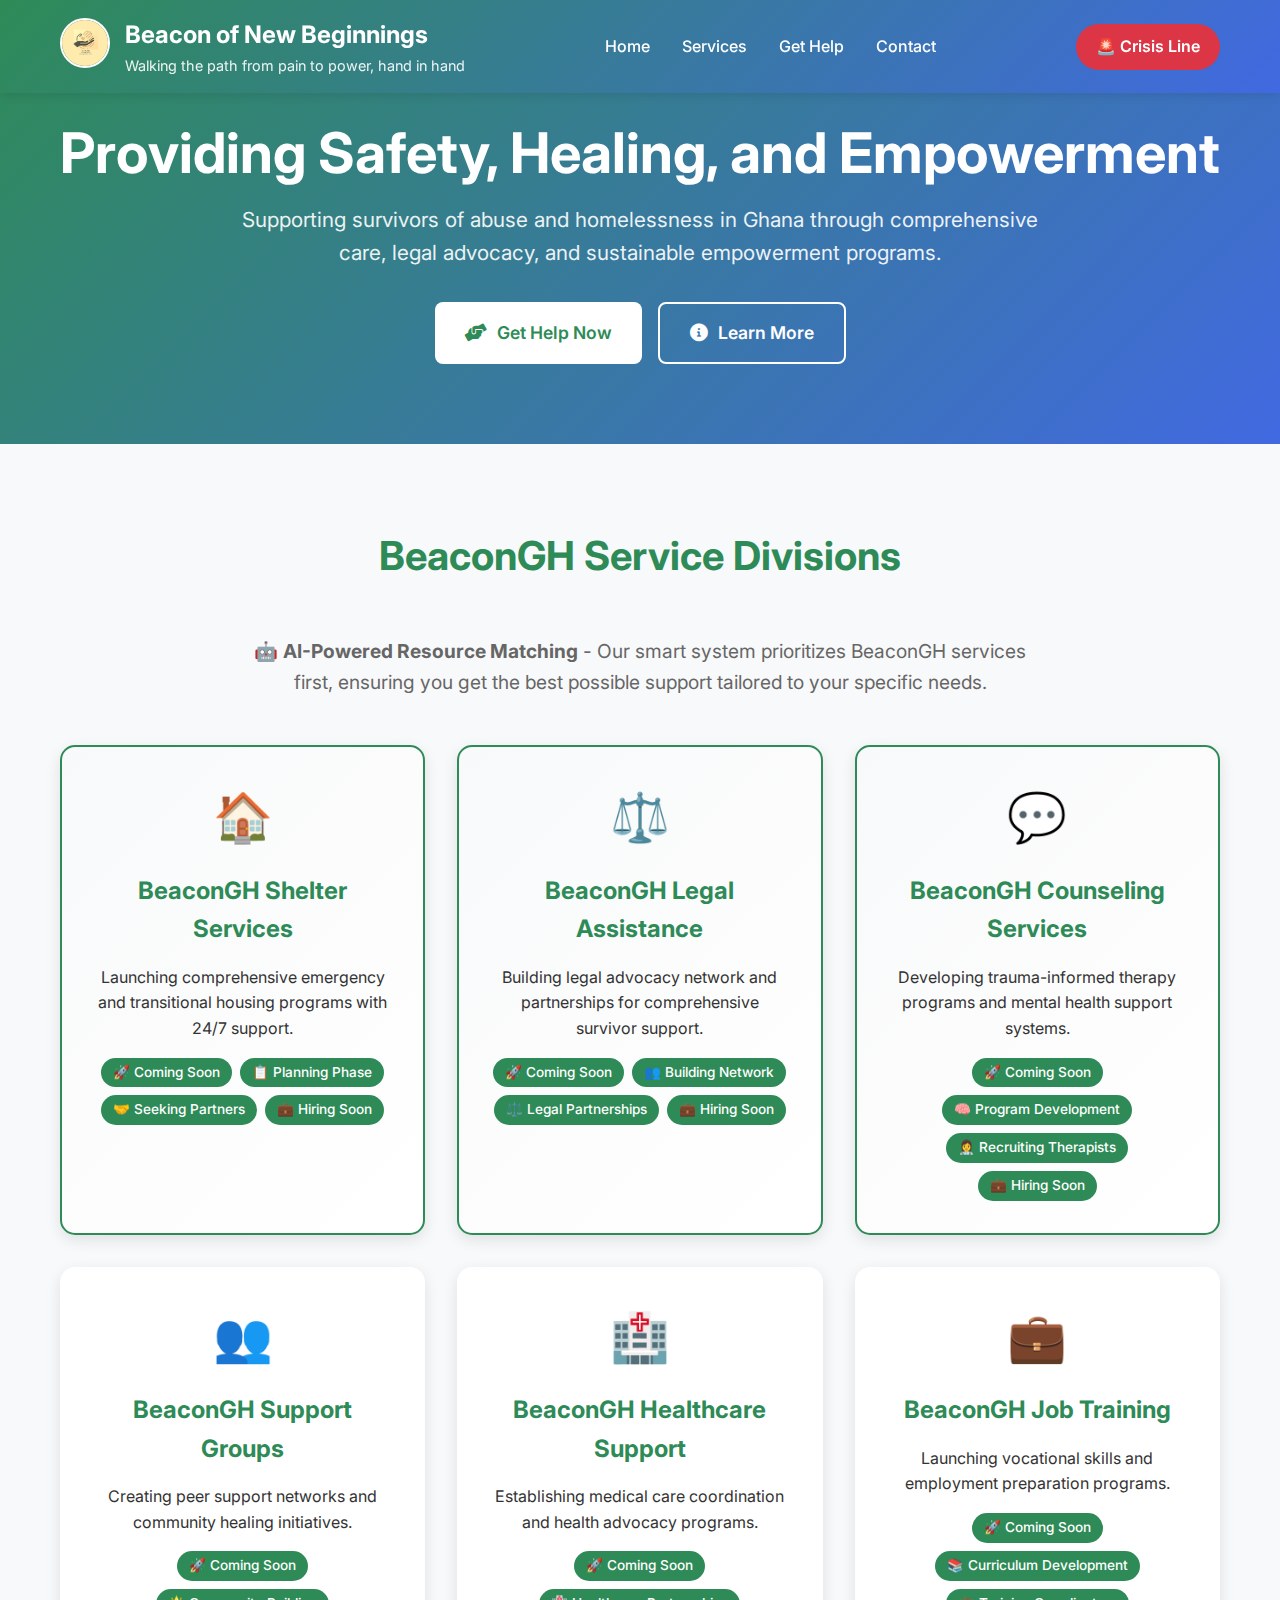
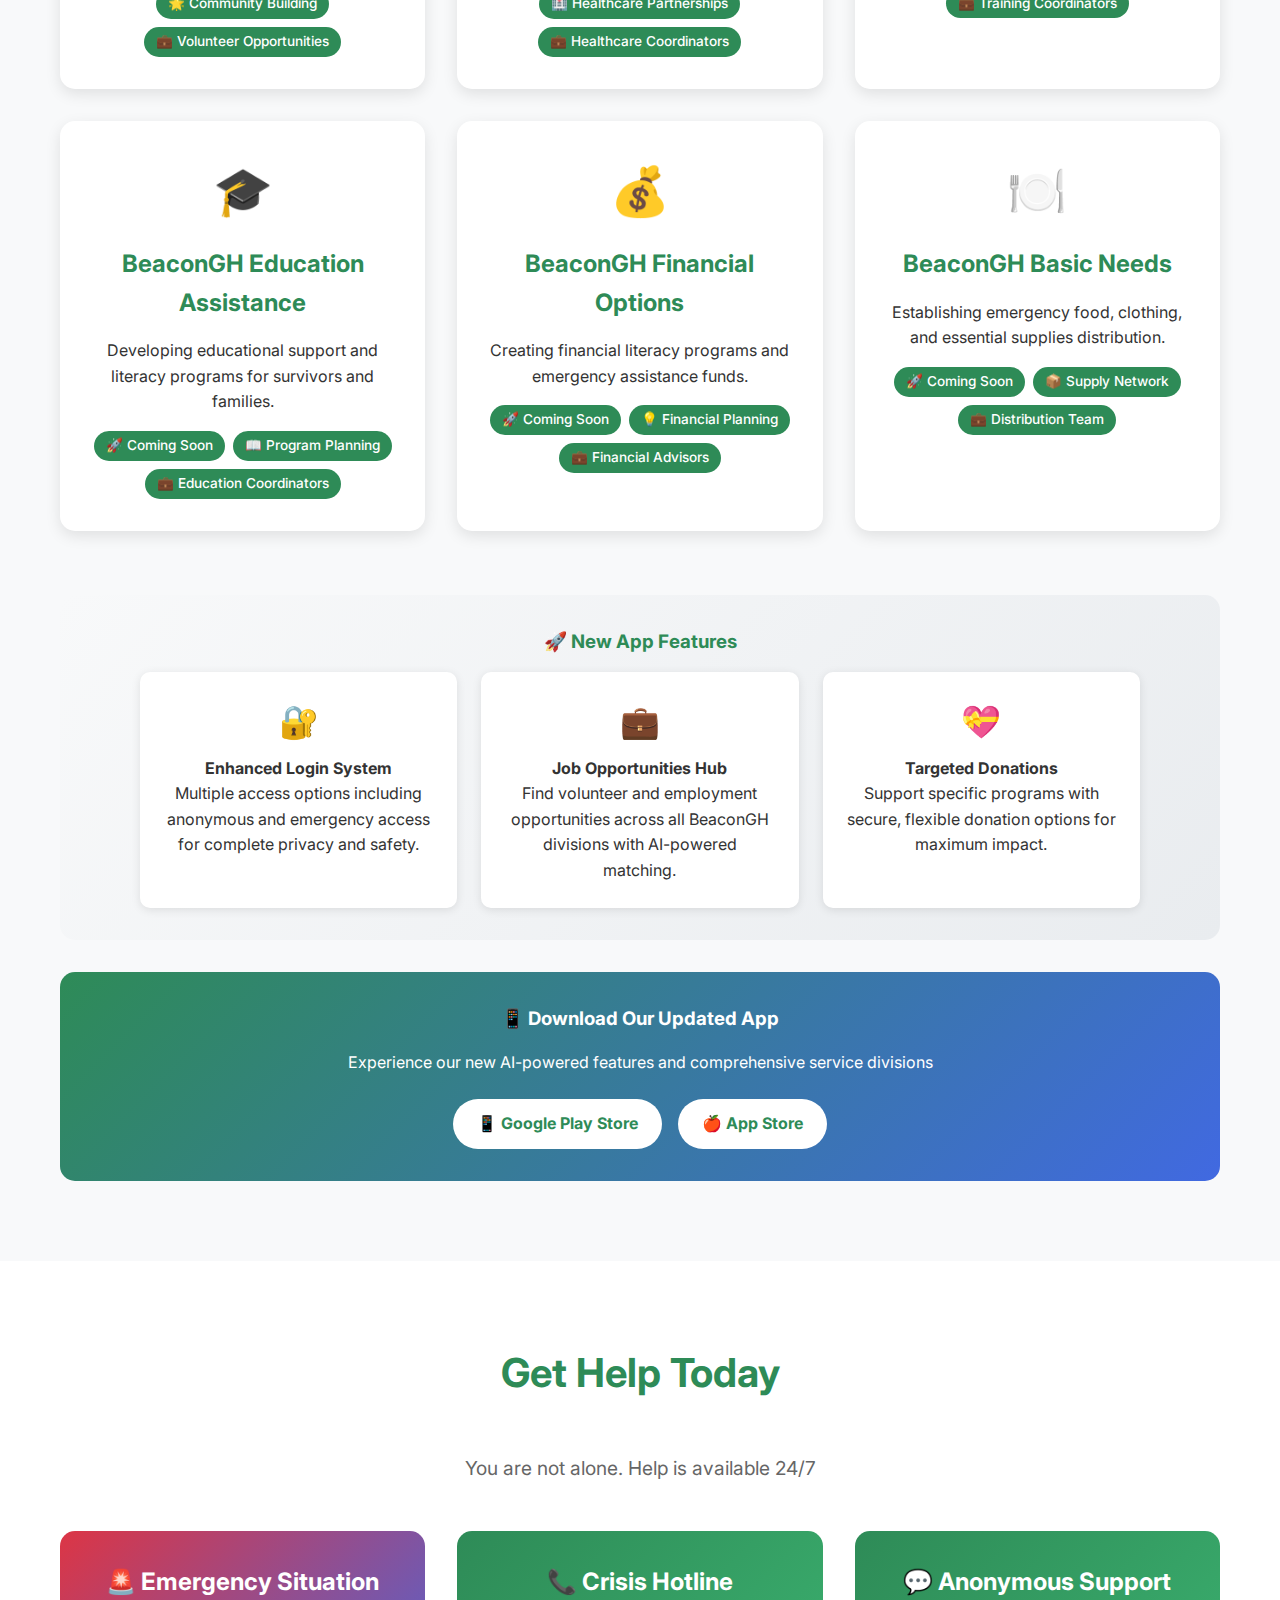
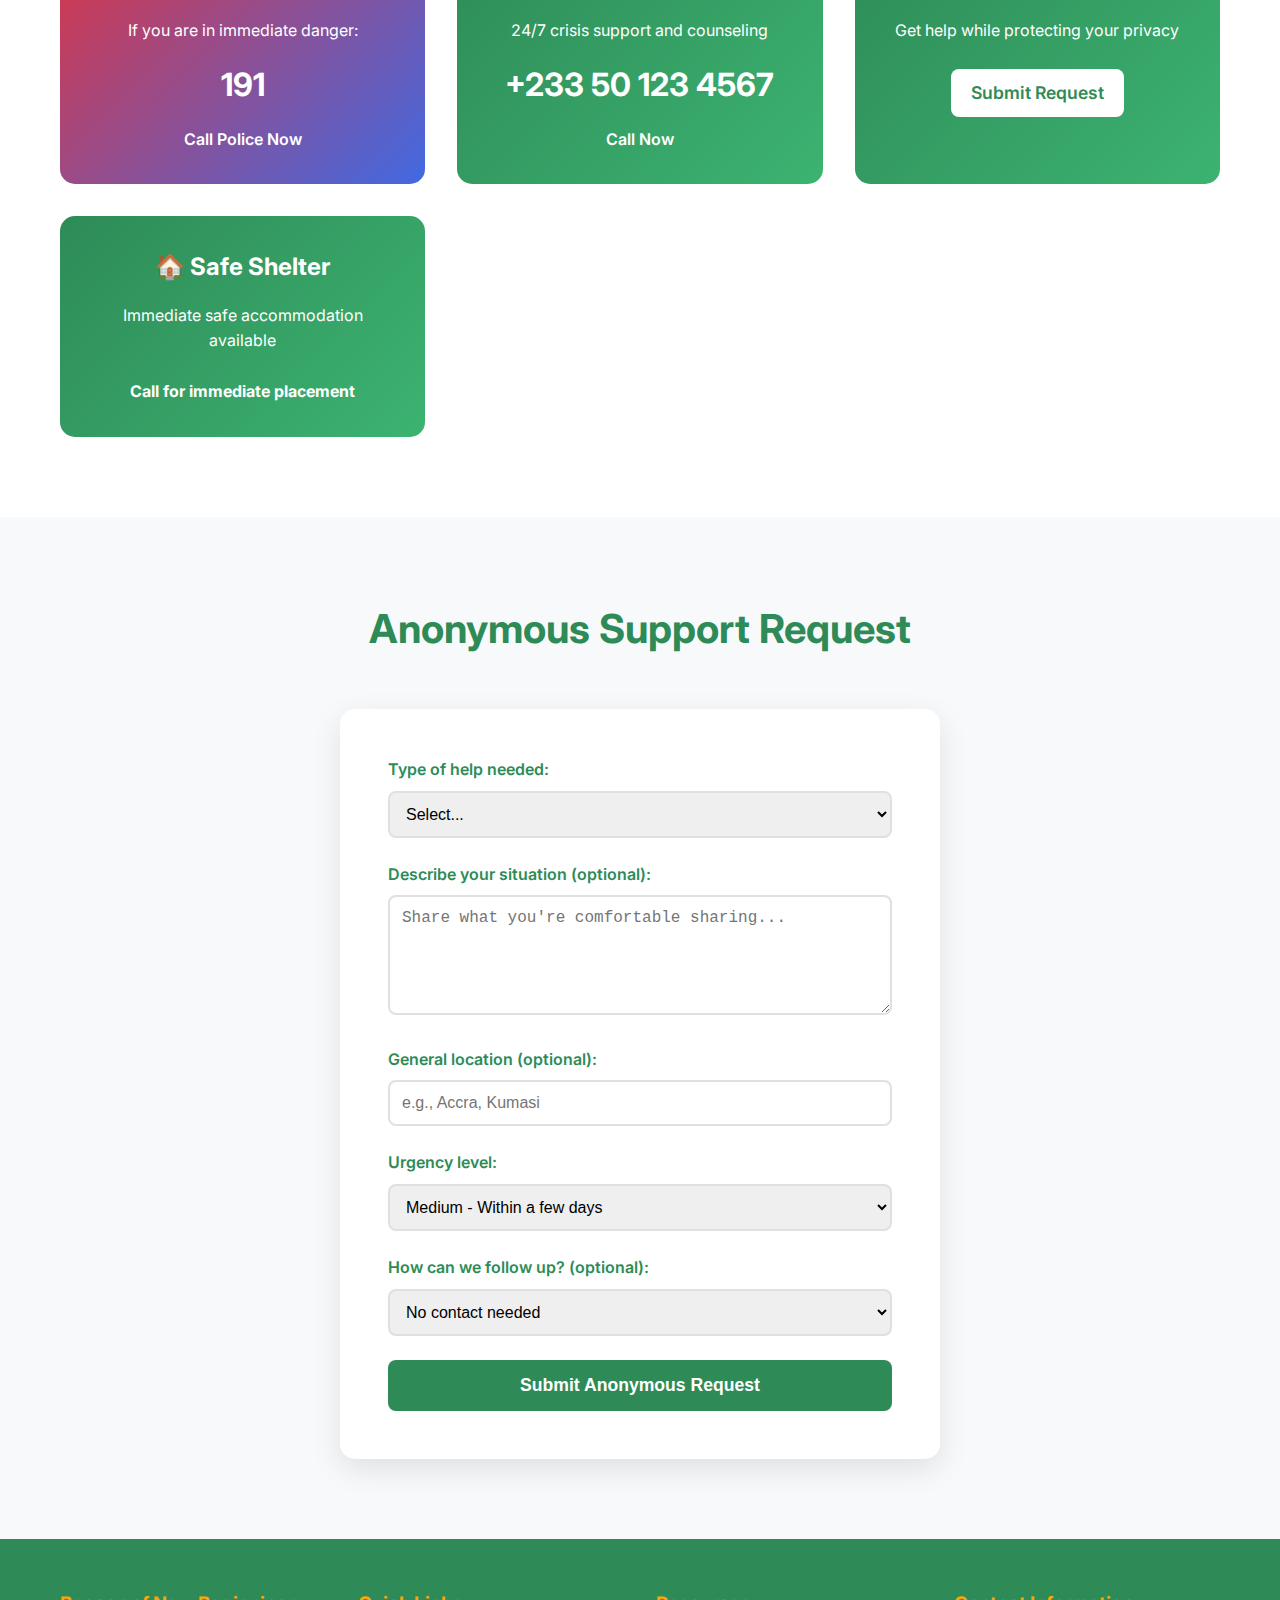
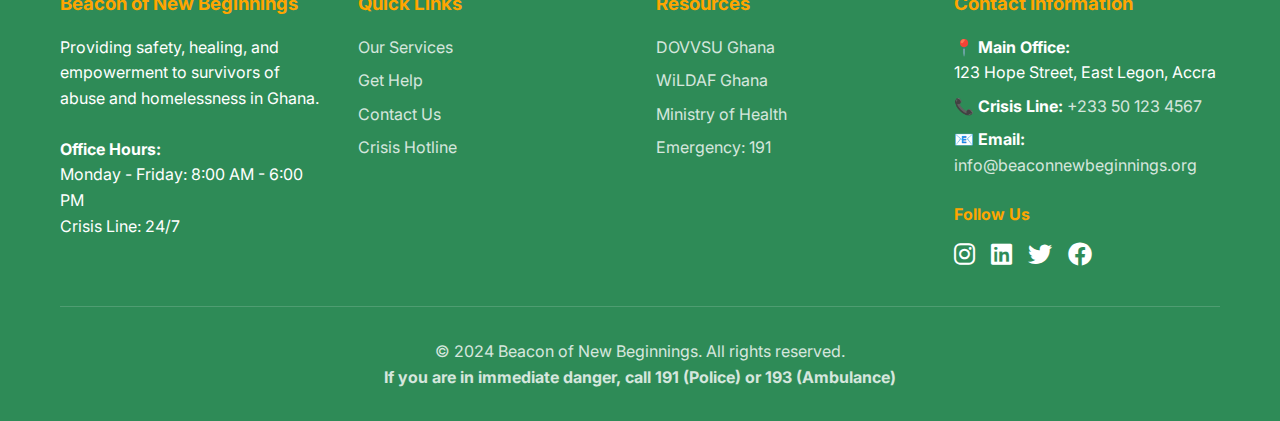
<file: index.html>
<!DOCTYPE html>
<html lang="en">
<head>
    <meta charset="UTF-8">
    <meta name="viewport" content="width=device-width, initial-scale=1.0">
    <title>Beacon of New Beginnings - Supporting Survivors with Hope and Care v2.0</title>
    <meta name="description" content="Beacon of New Beginnings provides safety, healing, and empowerment to survivors of abuse and homelessness in Ghana through shelter, counseling, legal support, and livelihood programs.">
    <meta name="keywords" content="domestic violence, abuse survivors, homeless support, Ghana NGO, women's shelter, legal aid, counseling services">
    
    <!-- Open Graph / Facebook -->
    <meta property="og:type" content="website">
    <meta property="og:url" content="https://beaconnewbeginnings.org">
    <meta property="og:title" content="Beacon of New Beginnings - Supporting Survivors in Ghana">
    <meta property="og:description" content="Providing safety, healing, and empowerment to survivors of abuse and homelessness">
    <meta property="og:image" content="https://beaconnewbeginnings.org/images/logo.png">

    <!-- Twitter -->
    <meta property="twitter:card" content="summary_large_image">
    <meta property="twitter:url" content="https://beaconnewbeginnings.org">
    <meta property="twitter:title" content="Beacon of New Beginnings - Supporting Survivors in Ghana">
    <meta property="twitter:description" content="Providing safety, healing, and empowerment to survivors of abuse and homelessness">
    <meta property="twitter:image" content="https://beaconnewbeginnings.org/images/logo.png">

    <!-- Favicon -->
    <link rel="icon" href="data:image/svg+xml,<svg xmlns='http://www.w3.org/2000/svg' viewBox='0 0 100 100'><text y='.9em' font-size='90'>🏮</text></svg>">
    
    <!-- Fonts -->
    <link href="https://fonts.googleapis.com/css2?family=Inter:wght@300;400;500;600;700&display=swap" rel="stylesheet">
    <link href="https://cdnjs.cloudflare.com/ajax/libs/font-awesome/6.0.0/css/all.min.css" rel="stylesheet">
    
    <style>
        * {
            margin: 0;
            padding: 0;
            box-sizing: border-box;
        }
        
        body {
            font-family: 'Inter', sans-serif;
            line-height: 1.6;
            color: #333;
            scroll-behavior: smooth;
        }
        
        .container {
            max-width: 1200px;
            margin: 0 auto;
            padding: 0 20px;
        }
        
        /* Header */
        header {
            background: linear-gradient(135deg, #2E8B57, #4169E1);
            color: white;
            padding: 1rem 0;
            position: fixed;
            width: 100%;
            top: 0;
            z-index: 1000;
            box-shadow: 0 2px 10px rgba(0,0,0,0.1);
        }
        
        nav {
            display: flex;
            justify-content: space-between;
            align-items: center;
        }
        
        .logo-section {
            display: flex;
            align-items: center;
            gap: 15px;
        }
        
        .logo-img {
            width: 50px;
            height: 50px;
            border-radius: 50%;
            object-fit: cover;
            border: 2px solid white;
        }
        
        .logo-fallback {
            width: 50px;
            height: 50px;
            background: white;
            border-radius: 50%;
            display: flex;
            align-items: center;
            justify-content: center;
            font-size: 24px;
            color: #2E8B57;
        }
        
        .brand-text h1 {
            font-size: 1.5rem;
            font-weight: 700;
        }
        
        .tagline {
            font-size: 0.9rem;
            opacity: 0.9;
        }
        
        .nav-links {
            display: flex;
            list-style: none;
            gap: 2rem;
        }
        
        .nav-links a {
            color: white;
            text-decoration: none;
            font-weight: 500;
            transition: opacity 0.3s;
            cursor: pointer;
        }
        
        .nav-links a:hover {
            opacity: 0.8;
        }
        
        .emergency-button {
            background: #dc3545;
            padding: 10px 20px;
            border-radius: 25px;
            text-decoration: none;
            color: white;
            font-weight: 600;
            transition: background 0.3s;
        }
        
        .emergency-button:hover {
            background: #c82333;
        }
        
        /* Mobile menu */
        .mobile-menu-btn {
            display: none;
            background: none;
            border: none;
            color: white;
            font-size: 1.5rem;
            cursor: pointer;
        }
        
        /* Hero Section */
        .hero {
            background: linear-gradient(135deg, #2E8B57, #4169E1);
            color: white;
            padding: 120px 0 80px;
            text-align: center;
        }
        
        .hero h1 {
            font-size: 3.5rem;
            font-weight: 700;
            margin-bottom: 1rem;
            line-height: 1.2;
        }
        
        .hero p {
            font-size: 1.3rem;
            margin-bottom: 2rem;
            opacity: 0.9;
            max-width: 800px;
            margin-left: auto;
            margin-right: auto;
        }
        
        .cta-buttons {
            display: flex;
            gap: 1rem;
            justify-content: center;
            flex-wrap: wrap;
        }
        
        .btn {
            padding: 15px 30px;
            border: none;
            border-radius: 8px;
            font-size: 1.1rem;
            font-weight: 600;
            cursor: pointer;
            transition: all 0.3s ease;
            text-decoration: none;
            display: inline-flex;
            align-items: center;
            gap: 10px;
        }
        
        .btn:hover {
            transform: translateY(-2px);
            box-shadow: 0 10px 25px rgba(0,0,0,0.2);
        }
        
        .btn-primary {
            background: white;
            color: #2E8B57;
        }
        
        .btn-secondary {
            background: transparent;
            color: white;
            border: 2px solid white;
        }
        
        /* Services Section */
        .services {
            padding: 80px 0;
            background: #f8f9fa;
        }
        
        .section-title {
            text-align: center;
            font-size: 2.5rem;
            font-weight: 700;
            margin-bottom: 3rem;
            color: #2E8B57;
        }
        
        .services-grid {
            display: grid;
            grid-template-columns: repeat(auto-fit, minmax(300px, 1fr));
            gap: 2rem;
        }
        
        .service-card {
            background: white;
            padding: 2rem;
            border-radius: 15px;
            text-align: center;
            box-shadow: 0 5px 15px rgba(0,0,0,0.1);
            transition: transform 0.3s;
        }
        
        .service-card:hover {
            transform: translateY(-5px);
        }
        
        .service-icon {
            font-size: 3rem;
            margin-bottom: 1rem;
            color: #4169E1;
        }
        
        .service-card h3 {
            font-size: 1.5rem;
            margin-bottom: 1rem;
            color: #2E8B57;
        }
        
        .service-card.featured {
            border: 2px solid #2E8B57;
            background: linear-gradient(135deg, #f8f9fa, #ffffff);
        }
        
        .service-features {
            margin-top: 1rem;
            display: flex;
            flex-wrap: wrap;
            gap: 0.5rem;
            justify-content: center;
        }
        
        .feature-tag {
            background: #2E8B57;
            color: white;
            padding: 0.25rem 0.75rem;
            border-radius: 15px;
            font-size: 0.85rem;
            font-weight: 500;
        }
        
        /* Get Help Section */
        .get-help {
            padding: 80px 0;
            background: white;
        }
        
        .help-grid {
            display: grid;
            grid-template-columns: repeat(auto-fit, minmax(280px, 1fr));
            gap: 2rem;
            margin-top: 3rem;
        }
        
        .help-card {
            background: linear-gradient(135deg, #2E8B57, #3CB371);
            color: white;
            padding: 2rem;
            border-radius: 15px;
            text-align: center;
            transition: transform 0.3s;
        }
        
        .help-card:hover {
            transform: scale(1.05);
        }
        
        .help-card.emergency {
            background: linear-gradient(135deg, #dc3545, #4169E1);
        }
        
        .help-card h3 {
            font-size: 1.5rem;
            margin-bottom: 1rem;
        }
        
        .help-card .phone {
            font-size: 2rem;
            font-weight: bold;
            margin: 1rem 0;
        }
        
        .help-card a {
            color: white;
            text-decoration: none;
            font-weight: 600;
        }
        
        /* Contact Form */
        .contact-form {
            padding: 80px 0;
            background: #f8f9fa;
        }
        
        .form-container {
            max-width: 600px;
            margin: 0 auto;
            background: white;
            padding: 3rem;
            border-radius: 15px;
            box-shadow: 0 10px 30px rgba(0,0,0,0.1);
        }
        
        .form-group {
            margin-bottom: 1.5rem;
        }
        
        .form-group label {
            display: block;
            margin-bottom: 0.5rem;
            font-weight: 600;
            color: #2E8B57;
        }
        
        .form-group input,
        .form-group select,
        .form-group textarea {
            width: 100%;
            padding: 12px;
            border: 2px solid #e0e0e0;
            border-radius: 8px;
            font-size: 1rem;
            transition: border-color 0.3s;
        }
        
        .form-group input:focus,
        .form-group select:focus,
        .form-group textarea:focus {
            outline: none;
            border-color: #2E8B57;
        }
        
        .form-group textarea {
            resize: vertical;
            min-height: 120px;
        }
        
        .submit-btn {
            background: #2E8B57;
            color: white;
            padding: 15px 30px;
            border: none;
            border-radius: 8px;
            font-size: 1.1rem;
            font-weight: 600;
            cursor: pointer;
            transition: background 0.3s;
            width: 100%;
        }
        
        .submit-btn:hover {
            background: #1e5f3f;
        }
        
        /* Footer */
        footer {
            background: #2E8B57;
            color: white;
            padding: 50px 0 30px;
        }
        
        .footer-content {
            display: grid;
            grid-template-columns: repeat(auto-fit, minmax(250px, 1fr));
            gap: 2rem;
            margin-bottom: 2rem;
        }
        
        .footer-section h3 {
            margin-bottom: 1rem;
            color: #FFA500;
        }
        
        .footer-section ul {
            list-style: none;
        }
        
        .footer-section ul li {
            margin-bottom: 0.5rem;
        }
        
        .footer-section ul li a {
            color: white;
            text-decoration: none;
            opacity: 0.8;
            transition: opacity 0.3s;
        }
        
        .footer-section ul li a:hover {
            opacity: 1;
        }
        
        .footer-bottom {
            text-align: center;
            padding-top: 2rem;
            border-top: 1px solid rgba(255,255,255,0.2);
            opacity: 0.8;
        }
        
        /* Social Media Icons */
        .social-icons a:hover {
            color: #FFA500 !important;
            transform: translateY(-2px);
        }
        
        /* Success Message */
        .success-message {
            background: #d4edda;
            color: #155724;
            padding: 1rem;
            border-radius: 8px;
            margin-bottom: 1rem;
            display: none;
        }
        
        /* Mobile Responsive */
        @media (max-width: 768px) {
            .nav-links {
                display: none;
                flex-direction: column;
                position: absolute;
                top: 100%;
                left: 0;
                width: 100%;
                background: #2E8B57;
                padding: 1rem;
                box-shadow: 0 2px 10px rgba(0,0,0,0.1);
            }
            
            .nav-links.active {
                display: flex;
            }
            
            .mobile-menu-btn {
                display: block;
            }
            
            .hero h1 {
                font-size: 2.5rem;
            }
            
            .hero p {
                font-size: 1.1rem;
            }
            
            .cta-buttons {
                flex-direction: column;
                align-items: center;
            }
            
            .form-container {
                padding: 2rem 1rem;
            }
        }
    </style>
</head>
<body>
    <!-- Header -->
    <header>
        <nav class="container">
            <div class="logo-section">
                <div class="logo-container">
                    <img src="images/logo.png" alt="Beacon of New Beginnings Logo" class="logo-img" onerror="this.style.display='none'; this.nextElementSibling.style.display='flex';">
                    <div class="logo-fallback" style="display: none;">🏮</div>
                </div>
                <div class="brand-text">
                    <h1>Beacon of New Beginnings</h1>
                    <div class="tagline">Walking the path from pain to power, hand in hand</div>
                </div>
            </div>
            <ul class="nav-links" id="navLinks">
                <li><a href="#home" onclick="scrollToSection('home')">Home</a></li>
                <li><a href="#services" onclick="scrollToSection('services')">Services</a></li>
                <li><a href="#help" onclick="scrollToSection('help')">Get Help</a></li>
                <li><a href="#contact" onclick="scrollToSection('contact')">Contact</a></li>
            </ul>
            <a href="tel:+233501234567" class="emergency-button">🚨 Crisis Line</a>
            <button class="mobile-menu-btn" onclick="toggleMobileMenu()">
                <i class="fas fa-bars"></i>
            </button>
        </nav>
    </header>

    <!-- Hero Section -->
    <section id="home" class="hero">
        <div class="container">
            <h1>Providing Safety, Healing, and Empowerment</h1>
            <p>Supporting survivors of abuse and homelessness in Ghana through comprehensive care, legal advocacy, and sustainable empowerment programs.</p>
            <div class="cta-buttons">
                <a href="#help" class="btn btn-primary" onclick="scrollToSection('help')">
                    <i class="fas fa-hands-helping"></i>
                    Get Help Now
                </a>
                <a href="#services" class="btn btn-secondary" onclick="scrollToSection('services')">
                    <i class="fas fa-info-circle"></i>
                    Learn More
                </a>
            </div>
        </div>
    </section>

    <!-- Services Section -->
    <section id="services" class="services">
        <div class="container">
            <h2 class="section-title">BeaconGH Service Divisions</h2>
            <div style="text-align: center; margin-bottom: 3rem;">
                <p style="font-size: 1.2rem; color: #666; max-width: 800px; margin: 0 auto;">
                    🤖 <strong>AI-Powered Resource Matching</strong> - Our smart system prioritizes BeaconGH services first, ensuring you get the best possible support tailored to your specific needs.
                </p>
            </div>
            <div class="services-grid">
                <div class="service-card featured">
                    <div class="service-icon">🏠</div>
                    <h3>BeaconGH Shelter Services</h3>
                    <p>Launching comprehensive emergency and transitional housing programs with 24/7 support.</p>
                    <div class="service-features">
                        <span class="feature-tag">🚀 Coming Soon</span>
                        <span class="feature-tag">📋 Planning Phase</span>
                        <span class="feature-tag">🤝 Seeking Partners</span>
                        <span class="feature-tag">💼 Hiring Soon</span>
                    </div>
                </div>
                <div class="service-card featured">
                    <div class="service-icon">⚖️</div>
                    <h3>BeaconGH Legal Assistance</h3>
                    <p>Building legal advocacy network and partnerships for comprehensive survivor support.</p>
                    <div class="service-features">
                        <span class="feature-tag">🚀 Coming Soon</span>
                        <span class="feature-tag">👥 Building Network</span>
                        <span class="feature-tag">⚖️ Legal Partnerships</span>
                        <span class="feature-tag">💼 Hiring Soon</span>
                    </div>
                </div>
                <div class="service-card featured">
                    <div class="service-icon">💬</div>
                    <h3>BeaconGH Counseling Services</h3>
                    <p>Developing trauma-informed therapy programs and mental health support systems.</p>
                    <div class="service-features">
                        <span class="feature-tag">🚀 Coming Soon</span>
                        <span class="feature-tag">🧠 Program Development</span>
                        <span class="feature-tag">👩‍⚕️ Recruiting Therapists</span>
                        <span class="feature-tag">💼 Hiring Soon</span>
                    </div>
                </div>
                <div class="service-card">
                    <div class="service-icon">👥</div>
                    <h3>BeaconGH Support Groups</h3>
                    <p>Creating peer support networks and community healing initiatives.</p>
                    <div class="service-features">
                        <span class="feature-tag">🚀 Coming Soon</span>
                        <span class="feature-tag">🌟 Community Building</span>
                        <span class="feature-tag">💼 Volunteer Opportunities</span>
                    </div>
                </div>
                <div class="service-card">
                    <div class="service-icon">🏥</div>
                    <h3>BeaconGH Healthcare Support</h3>
                    <p>Establishing medical care coordination and health advocacy programs.</p>
                    <div class="service-features">
                        <span class="feature-tag">🚀 Coming Soon</span>
                        <span class="feature-tag">🏥 Healthcare Partnerships</span>
                        <span class="feature-tag">💼 Healthcare Coordinators</span>
                    </div>
                </div>
                <div class="service-card">
                    <div class="service-icon">💼</div>
                    <h3>BeaconGH Job Training</h3>
                    <p>Launching vocational skills and employment preparation programs.</p>
                    <div class="service-features">
                        <span class="feature-tag">🚀 Coming Soon</span>
                        <span class="feature-tag">📚 Curriculum Development</span>
                        <span class="feature-tag">💼 Training Coordinators</span>
                    </div>
                </div>
                <div class="service-card">
                    <div class="service-icon">🎓</div>
                    <h3>BeaconGH Education Assistance</h3>
                    <p>Developing educational support and literacy programs for survivors and families.</p>
                    <div class="service-features">
                        <span class="feature-tag">🚀 Coming Soon</span>
                        <span class="feature-tag">📖 Program Planning</span>
                        <span class="feature-tag">💼 Education Coordinators</span>
                    </div>
                </div>
                <div class="service-card">
                    <div class="service-icon">💰</div>
                    <h3>BeaconGH Financial Options</h3>
                    <p>Creating financial literacy programs and emergency assistance funds.</p>
                    <div class="service-features">
                        <span class="feature-tag">🚀 Coming Soon</span>
                        <span class="feature-tag">💡 Financial Planning</span>
                        <span class="feature-tag">💼 Financial Advisors</span>
                    </div>
                </div>
                <div class="service-card">
                    <div class="service-icon">🍽️</div>
                    <h3>BeaconGH Basic Needs</h3>
                    <p>Establishing emergency food, clothing, and essential supplies distribution.</p>
                    <div class="service-features">
                        <span class="feature-tag">🚀 Coming Soon</span>
                        <span class="feature-tag">📦 Supply Network</span>
                        <span class="feature-tag">💼 Distribution Team</span>
                    </div>
                </div>
            </div>
            
            <!-- New Features Section -->
            <div style="margin-top: 4rem; text-align: center;">
                <div style="background: linear-gradient(135deg, #f8f9fa, #e9ecef); padding: 2rem; border-radius: 15px; margin-bottom: 2rem;">
                    <h3 style="color: #2E8B57; margin-bottom: 1rem;">🚀 New App Features</h3>
                    <div style="display: grid; grid-template-columns: repeat(auto-fit, minmax(250px, 1fr)); gap: 1.5rem; max-width: 1000px; margin: 0 auto;">
                        <div style="background: white; padding: 1.5rem; border-radius: 10px; box-shadow: 0 2px 10px rgba(0,0,0,0.1);">
                            <div style="font-size: 2rem; margin-bottom: 0.5rem;">🔐</div>
                            <h4>Enhanced Login System</h4>
                            <p>Multiple access options including anonymous and emergency access for complete privacy and safety.</p>
                        </div>
                        <div style="background: white; padding: 1.5rem; border-radius: 10px; box-shadow: 0 2px 10px rgba(0,0,0,0.1);">
                            <div style="font-size: 2rem; margin-bottom: 0.5rem;">💼</div>
                            <h4>Job Opportunities Hub</h4>
                            <p>Find volunteer and employment opportunities across all BeaconGH divisions with AI-powered matching.</p>
                        </div>
                        <div style="background: white; padding: 1.5rem; border-radius: 10px; box-shadow: 0 2px 10px rgba(0,0,0,0.1);">
                            <div style="font-size: 2rem; margin-bottom: 0.5rem;">💝</div>
                            <h4>Targeted Donations</h4>
                            <p>Support specific programs with secure, flexible donation options for maximum impact.</p>
                        </div>
                    </div>
                </div>
                
                <div style="background: linear-gradient(135deg, #2E8B57, #4169E1); color: white; padding: 2rem; border-radius: 15px;">
                    <h3 style="margin-bottom: 1rem;">📱 Download Our Updated App</h3>
                    <p style="margin-bottom: 1.5rem;">Experience our new AI-powered features and comprehensive service divisions</p>
                    <div style="display: flex; justify-content: center; gap: 1rem; flex-wrap: wrap;">
                        <a href="#" style="background: white; color: #2E8B57; padding: 0.75rem 1.5rem; border-radius: 25px; text-decoration: none; font-weight: bold; display: inline-flex; align-items: center; gap: 0.5rem;">
                            📱 Google Play Store
                        </a>
                        <a href="#" style="background: white; color: #2E8B57; padding: 0.75rem 1.5rem; border-radius: 25px; text-decoration: none; font-weight: bold; display: inline-flex; align-items: center; gap: 0.5rem;">
                            🍎 App Store
                        </a>
                    </div>
                </div>
            </div>
        </div>
    </section>

    <!-- Get Help Section -->
    <section id="help" class="get-help">
        <div class="container">
            <h2 class="section-title">Get Help Today</h2>
            <p style="text-align: center; font-size: 1.2rem; color: #666; max-width: 600px; margin: 0 auto;">You are not alone. Help is available 24/7</p>
            
            <div class="help-grid">
                <div class="help-card emergency">
                    <h3>🚨 Emergency Situation</h3>
                    <p>If you are in immediate danger:</p>
                    <div class="phone">191</div>
                    <p><a href="tel:191">Call Police Now</a></p>
                </div>
                <div class="help-card">
                    <h3>📞 Crisis Hotline</h3>
                    <p>24/7 crisis support and counseling</p>
                    <div class="phone">+233 50 123 4567</div>
                    <p><a href="tel:+233501234567">Call Now</a></p>
                </div>
                <div class="help-card">
                    <h3>💬 Anonymous Support</h3>
                    <p>Get help while protecting your privacy</p>
                    <br>
                    <a href="#contact" class="btn btn-primary" onclick="scrollToSection('contact')" style="background: white; color: #2E8B57; padding: 10px 20px; border-radius: 8px;">Submit Request</a>
                </div>
                <div class="help-card">
                    <h3>🏠 Safe Shelter</h3>
                    <p>Immediate safe accommodation available</p>
                    <br>
                    <p><strong>Call for immediate placement</strong></p>
                </div>
            </div>
        </div>
    </section>

    <!-- Contact Form Section -->
    <section id="contact" class="contact-form">
        <div class="container">
            <h2 class="section-title">Anonymous Support Request</h2>
            <div class="form-container">
                <div class="success-message" id="successMessage">
                    <strong>Your request has been submitted successfully.</strong> We will respond as soon as possible while respecting your privacy.
                </div>
                
                <form id="supportForm" onsubmit="submitForm(event)">
                    <div class="form-group">
                        <label for="helpType">Type of help needed:</label>
                        <select id="helpType" name="helpType" required>
                            <option value="">Select...</option>
                            <option value="emergency">Emergency Assistance</option>
                            <option value="shelter">Shelter & Accommodation</option>
                            <option value="legal">Legal Support</option>
                            <option value="counseling">Counseling & Therapy</option>
                            <option value="job-training">Job Training & Education</option>
                            <option value="healthcare">Healthcare Access</option>
                            <option value="other">Other Support</option>
                        </select>
                    </div>
                    
                    <div class="form-group">
                        <label for="description">Describe your situation (optional):</label>
                        <textarea id="description" name="description" placeholder="Share what you're comfortable sharing..."></textarea>
                    </div>
                    
                    <div class="form-group">
                        <label for="location">General location (optional):</label>
                        <input type="text" id="location" name="location" placeholder="e.g., Accra, Kumasi">
                    </div>
                    
                    <div class="form-group">
                        <label for="urgency">Urgency level:</label>
                        <select id="urgency" name="urgency" required>
                            <option value="low">Low - Can wait a few days</option>
                            <option value="medium" selected>Medium - Within a few days</option>
                            <option value="high">High - As soon as possible</option>
                            <option value="critical">Critical - Emergency</option>
                        </select>
                    </div>
                    
                    <div class="form-group">
                        <label for="contactMethod">How can we follow up? (optional):</label>
                        <select id="contactMethod" name="contactMethod" onchange="toggleContactInfo()">
                            <option value="">No contact needed</option>
                            <option value="phone">Phone call</option>
                            <option value="sms">Text message</option>
                            <option value="email">Email</option>
                            <option value="in-person">In-person meeting</option>
                        </select>
                    </div>
                    
                    <div class="form-group" id="contactInfoGroup" style="display: none;">
                        <label for="contactInfo">Contact information:</label>
                        <input type="text" id="contactInfo" name="contactInfo" placeholder="Phone number or email">
                    </div>
                    
                    <button type="submit" class="submit-btn">Submit Anonymous Request</button>
                </form>
            </div>
        </div>
    </section>

    <!-- Footer -->
    <footer>
        <div class="container">
            <div class="footer-content">
                <div class="footer-section">
                    <h3>Beacon of New Beginnings</h3>
                    <p>Providing safety, healing, and empowerment to survivors of abuse and homelessness in Ghana.</p>
                    <br>
                    <p><strong>Office Hours:</strong><br>
                    Monday - Friday: 8:00 AM - 6:00 PM<br>
                    Crisis Line: 24/7</p>
                </div>
                
                <div class="footer-section">
                    <h3>Quick Links</h3>
                    <ul>
                        <li><a href="#services" onclick="scrollToSection('services')">Our Services</a></li>
                        <li><a href="#help" onclick="scrollToSection('help')">Get Help</a></li>
                        <li><a href="#contact" onclick="scrollToSection('contact')">Contact Us</a></li>
                        <li><a href="tel:+233501234567">Crisis Hotline</a></li>
                    </ul>
                </div>
                
                <div class="footer-section">
                    <h3>Resources</h3>
                    <ul>
                        <li><a href="https://dovvsu.police.gov.gh" target="_blank">DOVVSU Ghana</a></li>
                        <li><a href="https://wildafghana.org" target="_blank">WiLDAF Ghana</a></li>
                        <li><a href="https://moh.gov.gh" target="_blank">Ministry of Health</a></li>
                        <li><a href="tel:191">Emergency: 191</a></li>
                    </ul>
                </div>
                
                <div class="footer-section">
                    <h3>Contact Information</h3>
                    <ul>
                        <li><strong>📍 Main Office:</strong><br>123 Hope Street, East Legon, Accra</li>
                        <li><strong>📞 Crisis Line:</strong> <a href="tel:+233501234567">+233 50 123 4567</a></li>
                        <li><strong>📧 Email:</strong> <a href="mailto:info@beaconnewbeginnings.org">info@beaconnewbeginnings.org</a></li>
                    </ul>
                    <div style="margin-top: 1.5rem;">
                        <h4 style="color: #FFA500; margin-bottom: 0.5rem;">Follow Us</h4>
                        <div class="social-icons" style="display: flex; gap: 1rem;">
                            <a href="https://instagram.com/beaconghana" target="_blank" style="color: white; font-size: 1.5rem; transition: color 0.3s;" title="Follow us on Instagram">
                                <i class="fab fa-instagram"></i>
                            </a>
                            <a href="https://linkedin.com/company/beacon-of-new-beginnings-ghana" target="_blank" style="color: white; font-size: 1.5rem; transition: color 0.3s;" title="Connect on LinkedIn">
                                <i class="fab fa-linkedin"></i>
                            </a>
                            <a href="https://twitter.com/beaconghana" target="_blank" style="color: white; font-size: 1.5rem; transition: color 0.3s;" title="Follow us on Twitter">
                                <i class="fab fa-twitter"></i>
                            </a>
                            <a href="https://facebook.com/beaconghana" target="_blank" style="color: white; font-size: 1.5rem; transition: color 0.3s;" title="Like us on Facebook">
                                <i class="fab fa-facebook"></i>
                            </a>
                        </div>
                    </div>
                </div>
            </div>
            
            <div class="footer-bottom">
                <p>&copy; 2024 Beacon of New Beginnings. All rights reserved.</p>
                <p><strong>If you are in immediate danger, call 191 (Police) or 193 (Ambulance)</strong></p>
            </div>
        </div>
    </footer>

    <script>
        // Smooth scrolling function
        function scrollToSection(sectionId) {
            const element = document.getElementById(sectionId);
            if (element) {
                const headerHeight = document.querySelector('header').offsetHeight;
                const elementPosition = element.offsetTop - headerHeight;
                
                window.scrollTo({
                    top: elementPosition,
                    behavior: 'smooth'
                });
            }
            
            // Close mobile menu if open
            const navLinks = document.getElementById('navLinks');
            navLinks.classList.remove('active');
        }
        
        // Mobile menu toggle
        function toggleMobileMenu() {
            const navLinks = document.getElementById('navLinks');
            navLinks.classList.toggle('active');
        }
        
        // Contact info toggle
        function toggleContactInfo() {
            const contactMethod = document.getElementById('contactMethod').value;
            const contactInfoGroup = document.getElementById('contactInfoGroup');
            
            if (contactMethod && contactMethod !== '') {
                contactInfoGroup.style.display = 'block';
                document.getElementById('contactInfo').placeholder = 
                    contactMethod === 'email' ? 'Your email address' : 
                    contactMethod === 'phone' || contactMethod === 'sms' ? 'Your phone number' : 
                    'Your preferred contact information';
            } else {
                contactInfoGroup.style.display = 'none';
            }
        }
        
        // Form submission
        function submitForm(event) {
            event.preventDefault();
            
            // Show success message
            const successMessage = document.getElementById('successMessage');
            successMessage.style.display = 'block';
            
            // Reset form
            document.getElementById('supportForm').reset();
            document.getElementById('contactInfoGroup').style.display = 'none';
            
            // Scroll to success message
            successMessage.scrollIntoView({ behavior: 'smooth' });
            
            // Hide success message after 5 seconds
            setTimeout(() => {
                successMessage.style.display = 'none';
            }, 5000);
        }
        
        // Header scroll effect
        window.addEventListener('scroll', function() {
            const header = document.querySelector('header');
            if (window.scrollY > 100) {
                header.style.background = 'rgba(46, 139, 87, 0.95)';
                header.style.backdropFilter = 'blur(10px)';
            } else {
                header.style.background = 'linear-gradient(135deg, #2E8B57, #3CB371)';
                header.style.backdropFilter = 'none';
            }
        });
        
        // Close mobile menu when clicking outside
        document.addEventListener('click', function(event) {
            const navLinks = document.getElementById('navLinks');
            const mobileMenuBtn = document.querySelector('.mobile-menu-btn');
            
            if (!navLinks.contains(event.target) && !mobileMenuBtn.contains(event.target)) {
                navLinks.classList.remove('active');
            }
        });
        
        // Keyboard accessibility - ESC key to close mobile menu
        document.addEventListener('keydown', function(event) {
            if (event.key === 'Escape') {
                const navLinks = document.getElementById('navLinks');
                navLinks.classList.remove('active');
            }
        });
    </script>
</body>
</html>
</file>
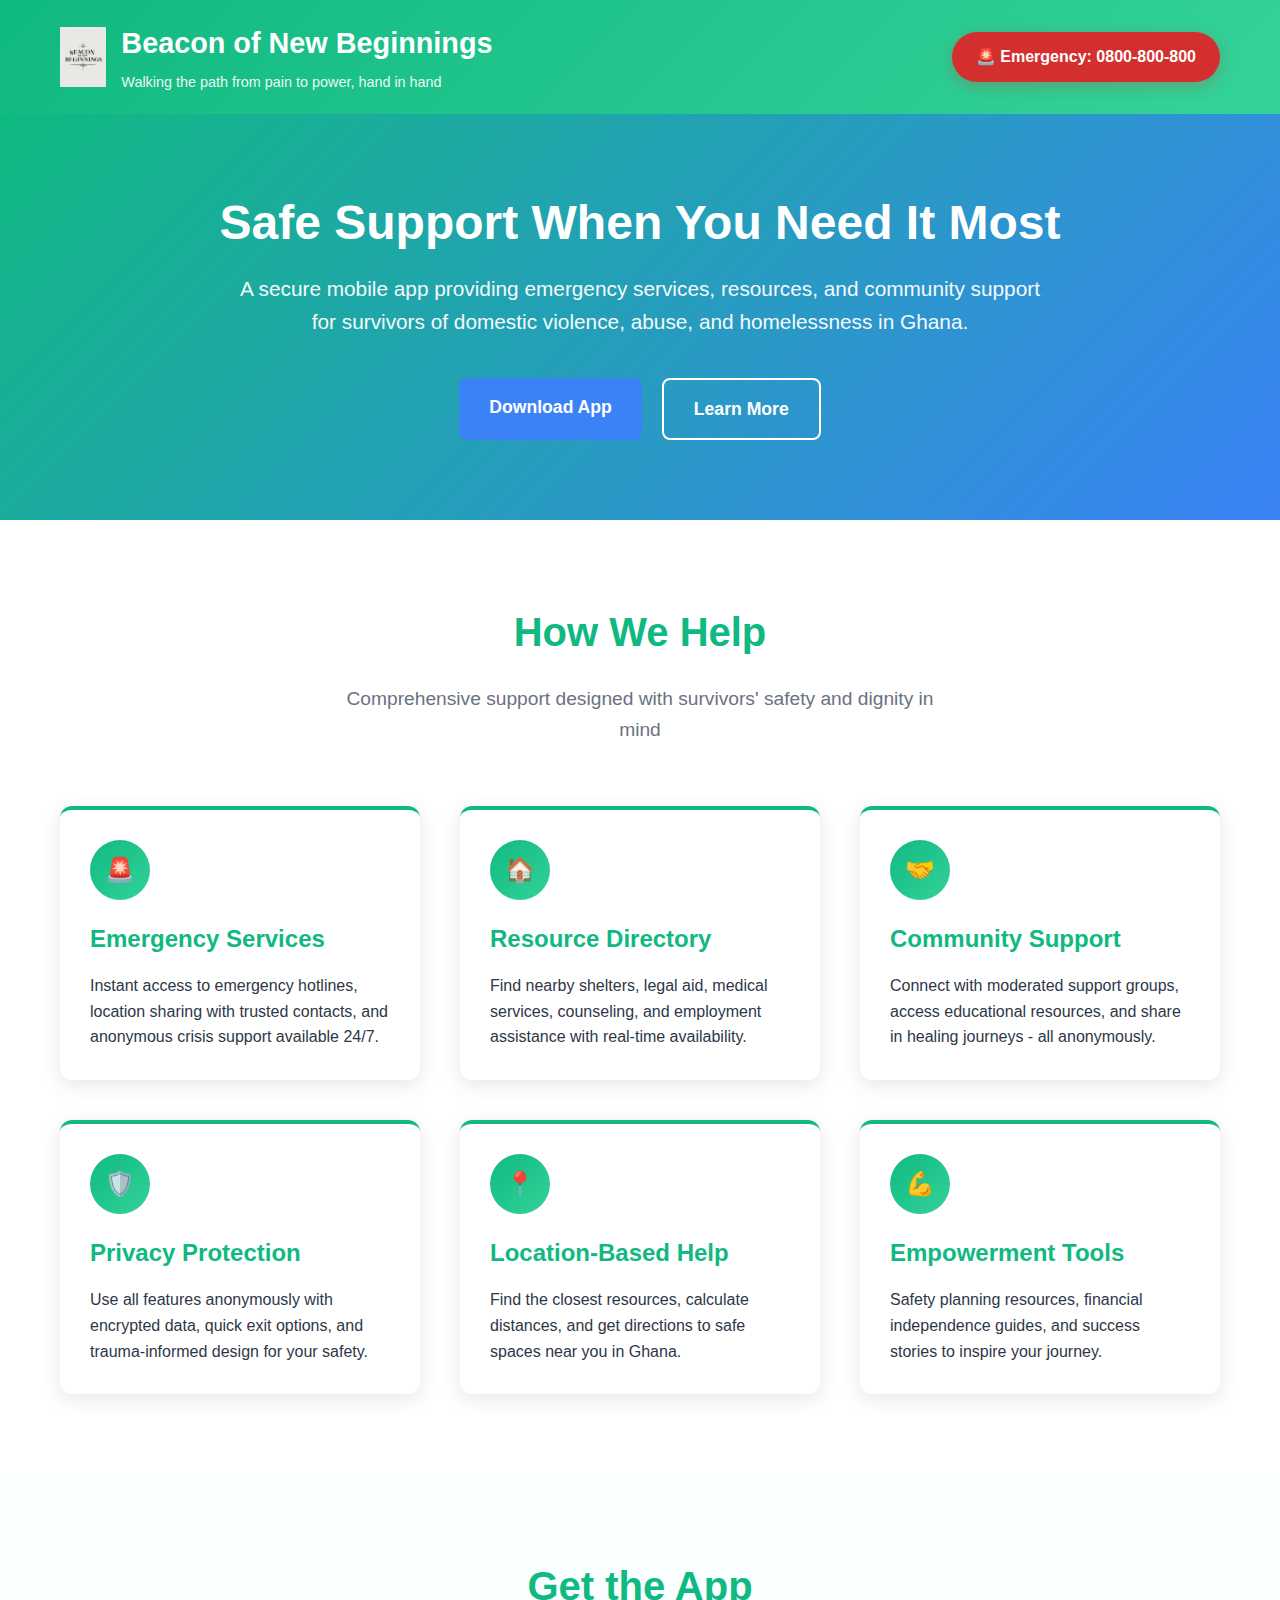
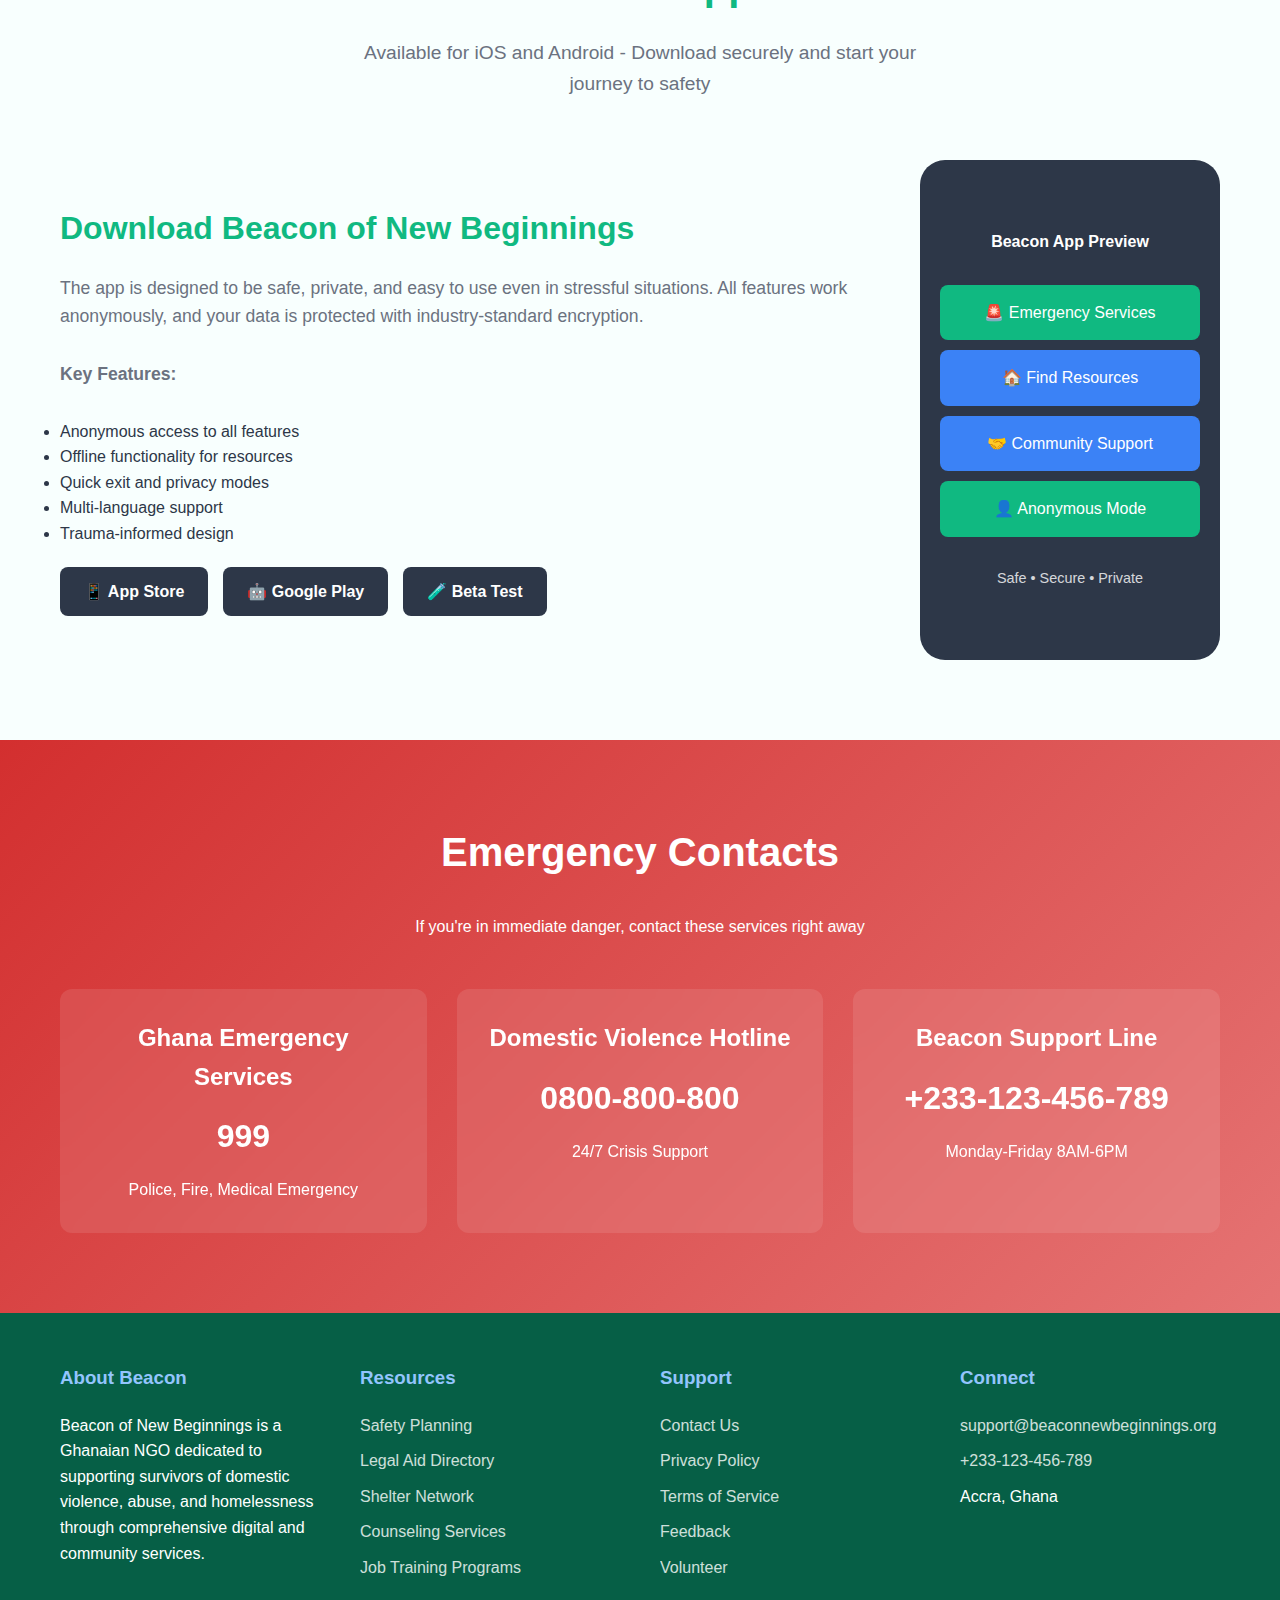
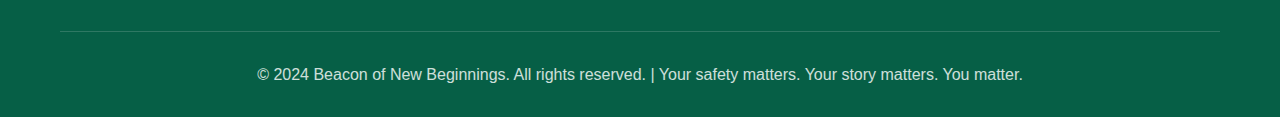
<file: website/index.html>
<!DOCTYPE html>
<html lang="en">
<head>
    <meta charset="UTF-8">
    <meta name="viewport" content="width=device-width, initial-scale=1.0">
    <title>Beacon of New Beginnings - Supporting Survivors with Hope and Care</title>
    <meta name="description" content="Safe support for survivors of domestic violence, abuse, and homelessness in Ghana. Access emergency services, resources, and community support.">
    <meta name="keywords" content="domestic violence support, Ghana NGO, survivor assistance, emergency services, safe shelter, legal aid">
    
    <!-- Open Graph / Facebook -->
    <meta property="og:type" content="website">
    <meta property="og:url" content="https://beaconnewbeginnings.org/">
    <meta property="og:title" content="Beacon of New Beginnings - Walking the path from pain to power, hand in hand">
    <meta property="og:description" content="Safe support for survivors of domestic violence, abuse, and homelessness in Ghana.">
    <meta property="og:image" content="https://beaconnewbeginnings.org/assets/beacon-social.png">

    <!-- Twitter -->
    <meta property="twitter:card" content="summary_large_image">
    <meta property="twitter:url" content="https://beaconnewbeginnings.org/">
    <meta property="twitter:title" content="Beacon of New Beginnings - Supporting Survivors with Hope and Care">
    <meta property="twitter:description" content="Safe support for survivors of domestic violence, abuse, and homelessness in Ghana.">
    <meta property="twitter:image" content="https://beaconnewbeginnings.org/assets/beacon-social.png">
    
    <link rel="icon" type="image/png" href="assets/favicon.png">
    <link rel="apple-touch-icon" href="assets/beacon-icon-180.png">
    
    <style>
        :root {
            --primary-color: #10b981;
            --primary-dark: #065f46;
            --primary-light: #34d399;
            --accent-color: #3b82f6;
            --accent-light: #93c5fd;
            --emergency-color: #D32F2F;
            --success-color: #10b981;
            --background-color: #f8fffe;
            --surface-color: #FFFFFF;
            --text-color: #2d3748;
            --text-light: #6b7280;
            --safe-blue: #3b82f6;
        }

        * {
            margin: 0;
            padding: 0;
            box-sizing: border-box;
        }

        body {
            font-family: 'Segoe UI', Tahoma, Geneva, Verdana, sans-serif;
            line-height: 1.6;
            color: var(--text-color);
            background-color: var(--background-color);
        }

        .container {
            max-width: 1200px;
            margin: 0 auto;
            padding: 0 20px;
        }

        /* Header */
        header {
            background: linear-gradient(135deg, var(--primary-color), var(--primary-light));
            color: white;
            padding: 20px 0;
            box-shadow: 0 2px 10px rgba(0,0,0,0.1);
        }

        .header-content {
            display: flex;
            justify-content: space-between;
            align-items: center;
        }

        .logo-section {
            display: flex;
            align-items: center;
            gap: 15px;
        }

        .logo {
            width: 60px;
            height: 60px;
            background: white;
            border-radius: 50%;
            display: flex;
            align-items: center;
            justify-content: center;
            font-size: 24px;
            color: var(--primary-color);
            font-weight: bold;
        }

        .brand-text h1 {
            font-size: 1.8rem;
            margin-bottom: 5px;
        }

        .tagline {
            font-size: 0.9rem;
            opacity: 0.9;
        }

        .emergency-button {
            background: var(--emergency-color);
            color: white;
            padding: 12px 24px;
            border: none;
            border-radius: 25px;
            font-size: 1rem;
            font-weight: bold;
            cursor: pointer;
            text-decoration: none;
            transition: all 0.3s ease;
            box-shadow: 0 4px 15px rgba(211, 47, 47, 0.3);
        }

        .emergency-button:hover {
            background: #B71C1C;
            transform: translateY(-2px);
            box-shadow: 0 6px 20px rgba(211, 47, 47, 0.4);
        }

        /* Hero Section */
        .hero {
            background: linear-gradient(135deg, var(--primary-color), var(--safe-blue));
            color: white;
            padding: 80px 0;
            text-align: center;
        }

        .hero h2 {
            font-size: 3rem;
            margin-bottom: 20px;
            line-height: 1.2;
        }

        .hero p {
            font-size: 1.3rem;
            margin-bottom: 40px;
            opacity: 0.95;
            max-width: 800px;
            margin-left: auto;
            margin-right: auto;
        }

        .cta-buttons {
            display: flex;
            gap: 20px;
            justify-content: center;
            flex-wrap: wrap;
        }

        .btn {
            padding: 15px 30px;
            border: none;
            border-radius: 8px;
            font-size: 1.1rem;
            font-weight: 600;
            cursor: pointer;
            text-decoration: none;
            transition: all 0.3s ease;
            display: inline-block;
        }

        .btn-primary {
            background: var(--accent-color);
            color: white;
        }

        .btn-outline {
            background: transparent;
            color: white;
            border: 2px solid white;
        }

        .btn:hover {
            transform: translateY(-2px);
            box-shadow: 0 5px 15px rgba(0,0,0,0.2);
        }

        /* Features Section */
        .features {
            padding: 80px 0;
            background: white;
        }

        .section-title {
            text-align: center;
            font-size: 2.5rem;
            margin-bottom: 20px;
            color: var(--primary-color);
        }

        .section-subtitle {
            text-align: center;
            font-size: 1.2rem;
            color: var(--text-light);
            margin-bottom: 60px;
            max-width: 600px;
            margin-left: auto;
            margin-right: auto;
        }

        .features-grid {
            display: grid;
            grid-template-columns: repeat(auto-fit, minmax(300px, 1fr));
            gap: 40px;
            margin-top: 60px;
        }

        .feature-card {
            background: white;
            padding: 30px;
            border-radius: 12px;
            box-shadow: 0 5px 20px rgba(0,0,0,0.1);
            transition: transform 0.3s ease;
            border-top: 4px solid var(--primary-color);
        }

        .feature-card:hover {
            transform: translateY(-5px);
        }

        .feature-icon {
            width: 60px;
            height: 60px;
            background: linear-gradient(135deg, var(--primary-color), var(--primary-light));
            border-radius: 50%;
            display: flex;
            align-items: center;
            justify-content: center;
            font-size: 24px;
            color: white;
            margin-bottom: 20px;
        }

        .feature-card h3 {
            font-size: 1.5rem;
            margin-bottom: 15px;
            color: var(--primary-color);
        }

        /* App Download Section */
        .app-download {
            background: var(--background-color);
            padding: 80px 0;
            text-align: center;
        }

        .app-preview {
            display: flex;
            align-items: center;
            gap: 60px;
            margin-top: 50px;
        }

        .app-info {
            flex: 1;
            text-align: left;
        }

        .app-info h3 {
            font-size: 2rem;
            margin-bottom: 20px;
            color: var(--primary-color);
        }

        .app-info p {
            font-size: 1.1rem;
            margin-bottom: 30px;
            color: var(--text-light);
        }

        .download-buttons {
            display: flex;
            gap: 15px;
            flex-wrap: wrap;
        }

        .download-btn {
            background: var(--text-color);
            color: white;
            padding: 12px 24px;
            border-radius: 8px;
            text-decoration: none;
            font-weight: 600;
            transition: all 0.3s ease;
        }

        .download-btn:hover {
            background: var(--primary-color);
            transform: translateY(-2px);
        }

        .phone-mockup {
            flex: 1;
            max-width: 300px;
            background: var(--text-color);
            border-radius: 25px;
            padding: 20px;
            color: white;
            text-align: center;
            height: 500px;
            display: flex;
            flex-direction: column;
            justify-content: center;
        }

        /* Safety Section */
        .safety {
            background: linear-gradient(135deg, var(--emergency-color), #E57373);
            color: white;
            padding: 80px 0;
            text-align: center;
        }

        .safety h2 {
            font-size: 2.5rem;
            margin-bottom: 30px;
        }

        .emergency-contacts {
            display: grid;
            grid-template-columns: repeat(auto-fit, minmax(250px, 1fr));
            gap: 30px;
            margin-top: 50px;
        }

        .emergency-card {
            background: rgba(255,255,255,0.1);
            padding: 30px;
            border-radius: 12px;
            backdrop-filter: blur(10px);
        }

        .emergency-card h3 {
            font-size: 1.5rem;
            margin-bottom: 15px;
        }

        .emergency-card .phone {
            font-size: 2rem;
            font-weight: bold;
            margin: 15px 0;
        }

        /* Footer */
        footer {
            background: var(--primary-dark);
            color: white;
            padding: 50px 0 30px;
        }

        .footer-content {
            display: grid;
            grid-template-columns: repeat(auto-fit, minmax(250px, 1fr));
            gap: 40px;
            margin-bottom: 40px;
        }

        .footer-section h3 {
            margin-bottom: 20px;
            color: var(--accent-light);
        }

        .footer-section a {
            color: white;
            text-decoration: none;
            display: block;
            margin-bottom: 10px;
            opacity: 0.8;
            transition: opacity 0.3s ease;
        }

        .footer-section a:hover {
            opacity: 1;
            color: var(--accent-light);
        }

        .footer-bottom {
            border-top: 1px solid rgba(255,255,255,0.2);
            padding-top: 30px;
            text-align: center;
            opacity: 0.8;
        }

        /* Responsive Design */
        @media (max-width: 768px) {
            .header-content {
                flex-direction: column;
                gap: 20px;
            }

            .hero h2 {
                font-size: 2rem;
            }

            .hero p {
                font-size: 1.1rem;
            }

            .cta-buttons {
                flex-direction: column;
                align-items: center;
            }

            .app-preview {
                flex-direction: column;
                text-align: center;
            }

            .app-info {
                text-align: center;
            }
        }

        /* Accessibility */
        .sr-only {
            position: absolute;
            width: 1px;
            height: 1px;
            padding: 0;
            margin: -1px;
            overflow: hidden;
            clip: rect(0, 0, 0, 0);
            white-space: nowrap;
            border: 0;
        }

        /* Focus styles for keyboard navigation */
        .btn:focus,
        .emergency-button:focus,
        .download-btn:focus {
            outline: 2px solid var(--accent-color);
            outline-offset: 2px;
        }
    </style>
</head>
<body>
    <header>
        <div class="container">
            <div class="header-content">
                <div class="logo-section">
                    <img src="assets/logo.png" alt="Beacon of New Beginnings Logo" class="logo-img" style="height: 60px; width: auto;">
                    <div class="brand-text">
                        <h1>Beacon of New Beginnings</h1>
                        <div class="tagline">Walking the path from pain to power, hand in hand</div>
                    </div>
                </div>
                <a href="tel:0800800800" class="emergency-button" aria-label="Call emergency hotline">
                    🚨 Emergency: 0800-800-800
                </a>
            </div>
        </div>
    </header>

    <section class="hero">
        <div class="container">
            <h2>Safe Support When You Need It Most</h2>
            <p>A secure mobile app providing emergency services, resources, and community support for survivors of domestic violence, abuse, and homelessness in Ghana.</p>
            <div class="cta-buttons">
                <a href="#download" class="btn btn-primary">Download App</a>
                <a href="#features" class="btn btn-outline">Learn More</a>
            </div>
        </div>
    </section>

    <section id="features" class="features">
        <div class="container">
            <h2 class="section-title">How We Help</h2>
            <p class="section-subtitle">Comprehensive support designed with survivors' safety and dignity in mind</p>
            
            <div class="features-grid">
                <div class="feature-card">
                    <div class="feature-icon">🚨</div>
                    <h3>Emergency Services</h3>
                    <p>Instant access to emergency hotlines, location sharing with trusted contacts, and anonymous crisis support available 24/7.</p>
                </div>
                
                <div class="feature-card">
                    <div class="feature-icon">🏠</div>
                    <h3>Resource Directory</h3>
                    <p>Find nearby shelters, legal aid, medical services, counseling, and employment assistance with real-time availability.</p>
                </div>
                
                <div class="feature-card">
                    <div class="feature-icon">🤝</div>
                    <h3>Community Support</h3>
                    <p>Connect with moderated support groups, access educational resources, and share in healing journeys - all anonymously.</p>
                </div>
                
                <div class="feature-card">
                    <div class="feature-icon">🛡️</div>
                    <h3>Privacy Protection</h3>
                    <p>Use all features anonymously with encrypted data, quick exit options, and trauma-informed design for your safety.</p>
                </div>
                
                <div class="feature-card">
                    <div class="feature-icon">📍</div>
                    <h3>Location-Based Help</h3>
                    <p>Find the closest resources, calculate distances, and get directions to safe spaces near you in Ghana.</p>
                </div>
                
                <div class="feature-card">
                    <div class="feature-icon">💪</div>
                    <h3>Empowerment Tools</h3>
                    <p>Safety planning resources, financial independence guides, and success stories to inspire your journey.</p>
                </div>
            </div>
        </div>
    </section>

    <section id="download" class="app-download">
        <div class="container">
            <h2 class="section-title">Get the App</h2>
            <p class="section-subtitle">Available for iOS and Android - Download securely and start your journey to safety</p>
            
            <div class="app-preview">
                <div class="app-info">
                    <h3>Download Beacon of New Beginnings</h3>
                    <p>The app is designed to be safe, private, and easy to use even in stressful situations. All features work anonymously, and your data is protected with industry-standard encryption.</p>
                    <p><strong>Key Features:</strong></p>
                    <ul style="margin: 20px 0; text-align: left;">
                        <li>Anonymous access to all features</li>
                        <li>Offline functionality for resources</li>
                        <li>Quick exit and privacy modes</li>
                        <li>Multi-language support</li>
                        <li>Trauma-informed design</li>
                    </ul>
                    <div class="download-buttons">
                        <a href="#" class="download-btn">📱 App Store</a>
                        <a href="#" class="download-btn">🤖 Google Play</a>
                        <a href="#beta" class="download-btn">🧪 Beta Test</a>
                    </div>
                </div>
                <div class="phone-mockup">
                    <h4>Beacon App Preview</h4>
                    <div style="margin: 20px 0;">
                        <div style="background: var(--primary-color); padding: 15px; border-radius: 8px; margin: 10px 0;">
                            🚨 Emergency Services
                        </div>
                        <div style="background: var(--accent-color); padding: 15px; border-radius: 8px; margin: 10px 0;">
                            🏠 Find Resources
                        </div>
                        <div style="background: var(--safe-blue); padding: 15px; border-radius: 8px; margin: 10px 0;">
                            🤝 Community Support
                        </div>
                        <div style="background: var(--success-color); padding: 15px; border-radius: 8px; margin: 10px 0;">
                            👤 Anonymous Mode
                        </div>
                    </div>
                    <p style="font-size: 0.9rem; opacity: 0.8;">Safe • Secure • Private</p>
                </div>
            </div>
        </div>
    </section>

    <section class="safety">
        <div class="container">
            <h2>Emergency Contacts</h2>
            <p>If you're in immediate danger, contact these services right away</p>
            
            <div class="emergency-contacts">
                <div class="emergency-card">
                    <h3>Ghana Emergency Services</h3>
                    <div class="phone">999</div>
                    <p>Police, Fire, Medical Emergency</p>
                </div>
                
                <div class="emergency-card">
                    <h3>Domestic Violence Hotline</h3>
                    <div class="phone">0800-800-800</div>
                    <p>24/7 Crisis Support</p>
                </div>
                
                <div class="emergency-card">
                    <h3>Beacon Support Line</h3>
                    <div class="phone">+233-123-456-789</div>
                    <p>Monday-Friday 8AM-6PM</p>
                </div>
            </div>
        </div>
    </section>

    <footer>
        <div class="container">
            <div class="footer-content">
                <div class="footer-section">
                    <h3>About Beacon</h3>
                    <p>Beacon of New Beginnings is a Ghanaian NGO dedicated to supporting survivors of domestic violence, abuse, and homelessness through comprehensive digital and community services.</p>
                </div>
                
                <div class="footer-section">
                    <h3>Resources</h3>
                    <a href="#safety-planning">Safety Planning</a>
                    <a href="#legal-aid">Legal Aid Directory</a>
                    <a href="#shelter-network">Shelter Network</a>
                    <a href="#counseling">Counseling Services</a>
                    <a href="#job-training">Job Training Programs</a>
                </div>
                
                <div class="footer-section">
                    <h3>Support</h3>
                    <a href="#contact">Contact Us</a>
                    <a href="#privacy">Privacy Policy</a>
                    <a href="#terms">Terms of Service</a>
                    <a href="#feedback">Feedback</a>
                    <a href="#volunteer">Volunteer</a>
                </div>
                
                <div class="footer-section">
                    <h3>Connect</h3>
                    <a href="mailto:support@beaconnewbeginnings.org">support@beaconnewbeginnings.org</a>
                    <a href="tel:+233123456789">+233-123-456-789</a>
                    <p>Accra, Ghana</p>
                </div>
            </div>
            
            <div class="footer-bottom">
                <p>&copy; 2024 Beacon of New Beginnings. All rights reserved. | Your safety matters. Your story matters. You matter.</p>
            </div>
        </div>
    </footer>

    <script>
        // Simple privacy-focused analytics (no tracking)
        document.addEventListener('DOMContentLoaded', function() {
            // Log page view (local only)
            const pageView = {
                timestamp: new Date().toISOString(),
                page: 'home',
                userAgent: navigator.userAgent.substring(0, 50) // Limited for privacy
            };
            
            // Store locally for basic metrics (no external sending)
            if (localStorage.getItem('beacon_visits')) {
                const visits = JSON.parse(localStorage.getItem('beacon_visits'));
                visits.push(pageView);
                if (visits.length > 10) visits.shift(); // Keep only last 10
                localStorage.setItem('beacon_visits', JSON.stringify(visits));
            } else {
                localStorage.setItem('beacon_visits', JSON.stringify([pageView]));
            }
            
            // Smooth scrolling for anchor links
            document.querySelectorAll('a[href^="#"]').forEach(anchor => {
                anchor.addEventListener('click', function (e) {
                    e.preventDefault();
                    const target = document.querySelector(this.getAttribute('href'));
                    if (target) {
                        target.scrollIntoView({
                            behavior: 'smooth',
                            block: 'start'
                        });
                    }
                });
            });
            
            // Emergency button tracking (local only for safety metrics)
            document.querySelector('.emergency-button').addEventListener('click', function() {
                const emergencyClick = {
                    timestamp: new Date().toISOString(),
                    action: 'emergency_clicked'
                };
                
                const emergencyCalls = JSON.parse(localStorage.getItem('beacon_emergency_clicks') || '[]');
                emergencyCalls.push(emergencyClick);
                if (emergencyCalls.length > 5) emergencyCalls.shift();
                localStorage.setItem('beacon_emergency_clicks', JSON.stringify(emergencyCalls));
            });
        });
        
        // Keyboard accessibility
        document.addEventListener('keydown', function(e) {
            if (e.key === 'Escape') {
                // Quick exit functionality - navigate away for safety
                window.location.href = 'https://www.google.com/search?q=weather';
            }
        });
    </script>
</body>
</html><!-- Deployment trigger Mon Jul 28 15:04:05 EDT 2025 -->
</file>
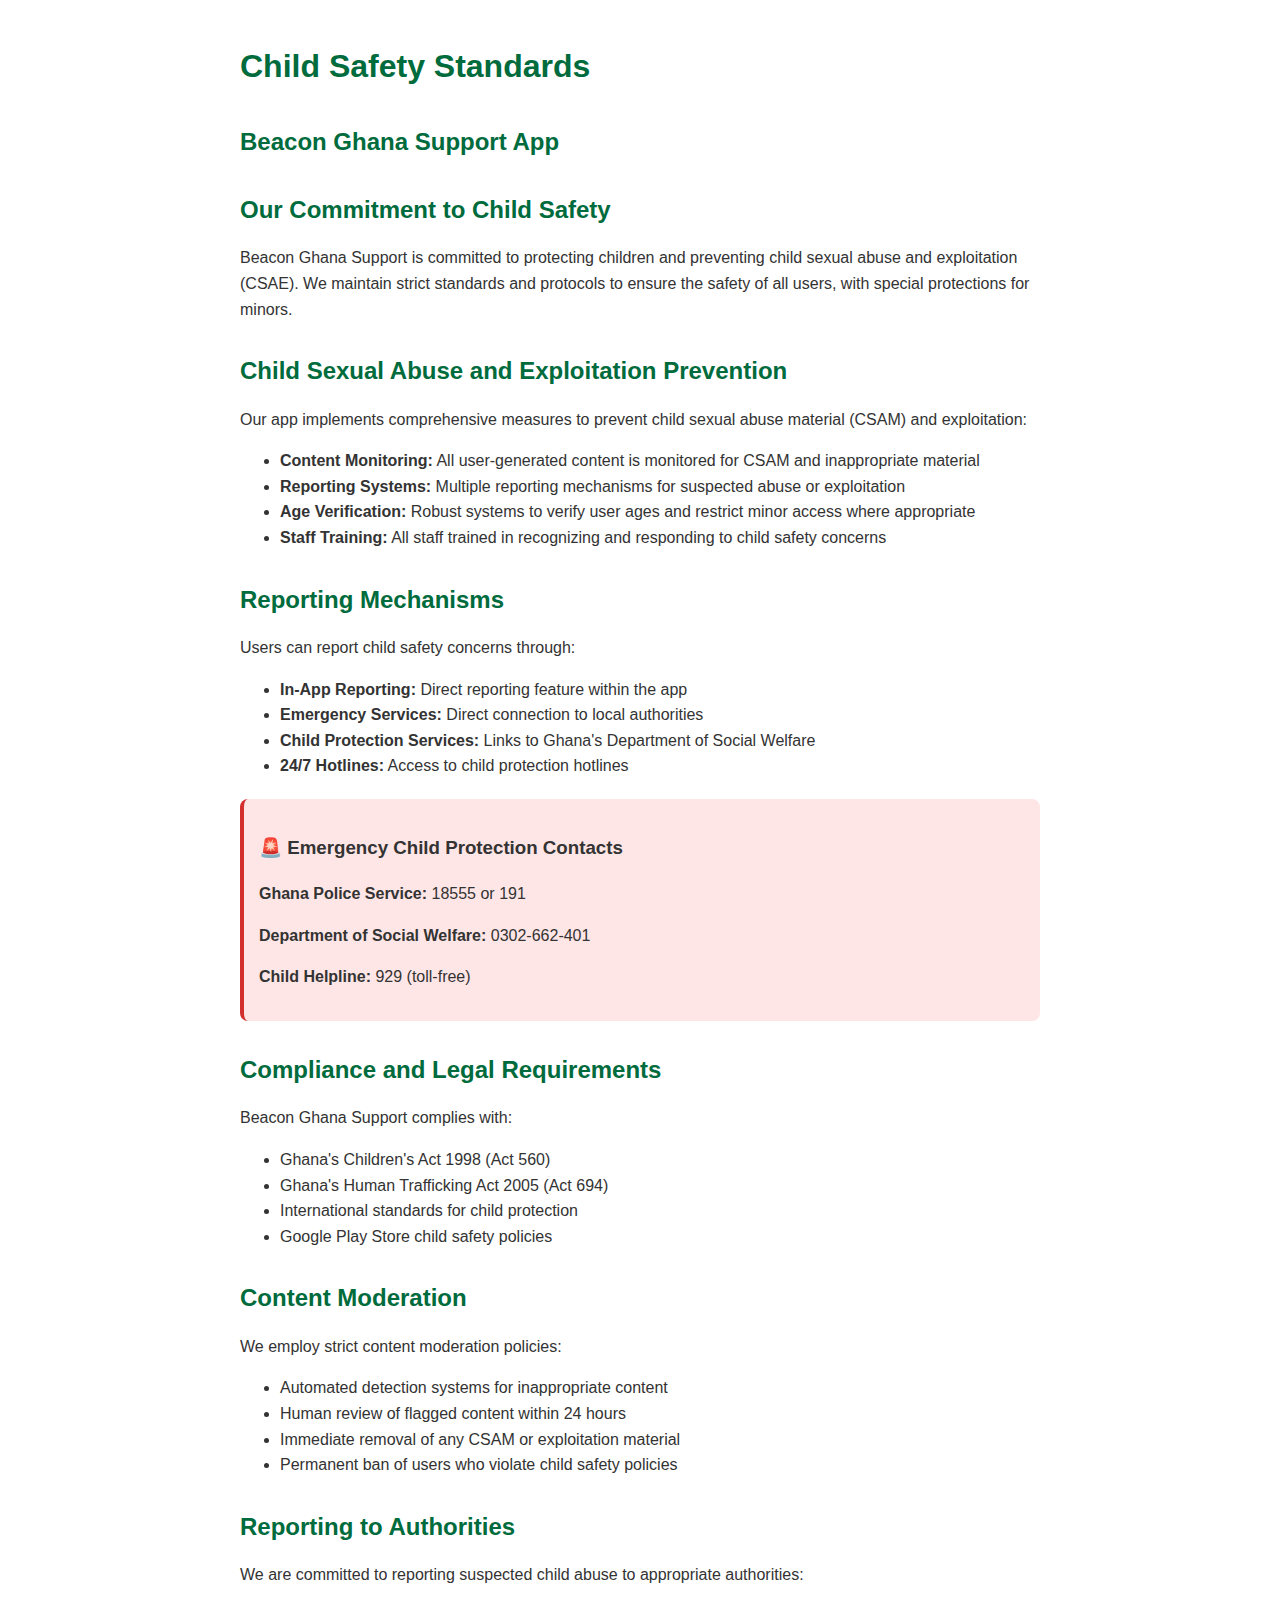
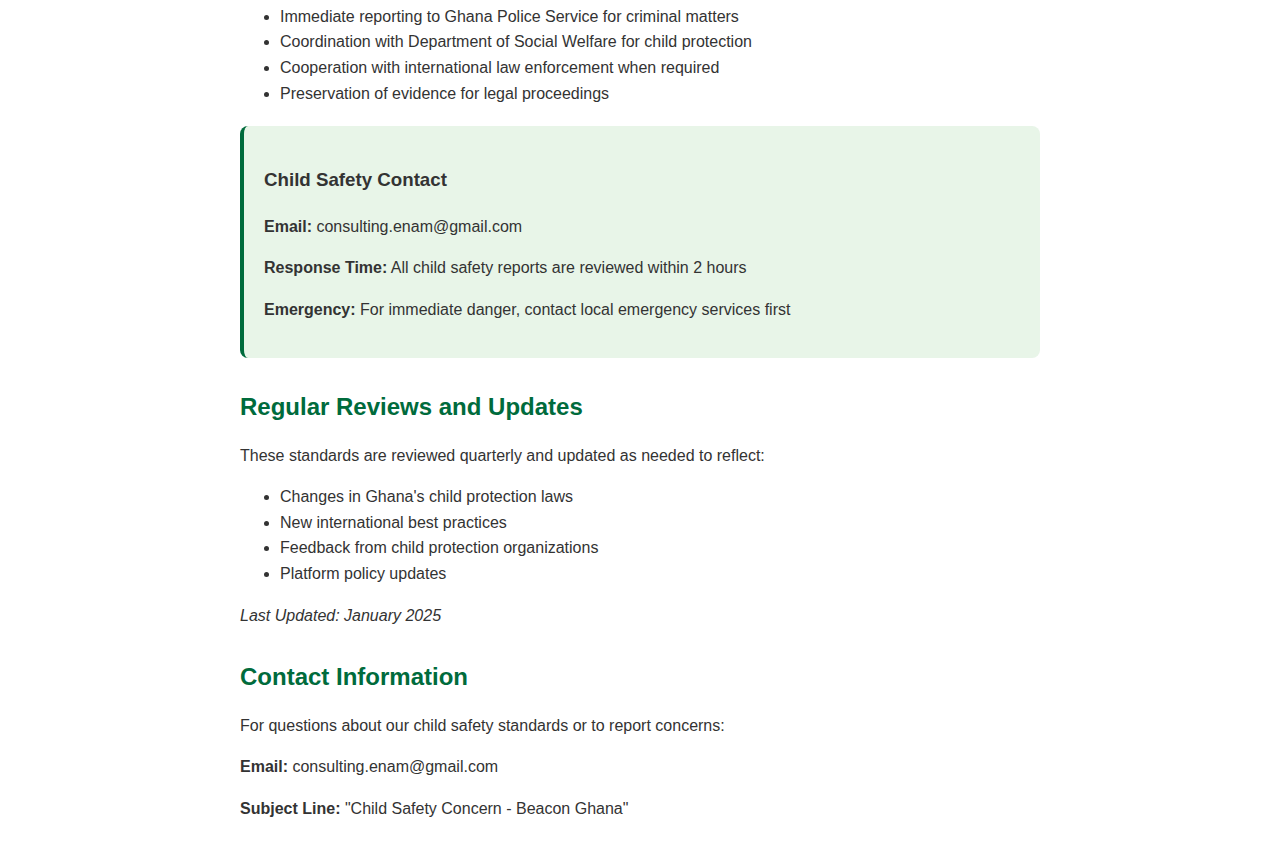
<file: child-safety-standards.html>
<!DOCTYPE html>
<html lang="en">
<head>
    <meta charset="UTF-8">
    <meta name="viewport" content="width=device-width, initial-scale=1.0">
    <title>Child Safety Standards - Beacon Ghana Support</title>
    <meta name="description" content="Child Safety and Protection Standards for Beacon Ghana Support app">
    <style>
        body { 
            font-family: -apple-system, BlinkMacSystemFont, 'Segoe UI', Roboto, sans-serif;
            line-height: 1.6; 
            color: #333;
            max-width: 800px;
            margin: 0 auto;
            padding: 20px;
        }
        h1 { color: #006B3C; margin-bottom: 20px; }
        h2 { color: #006B3C; margin-top: 30px; margin-bottom: 15px; }
        .contact-box { 
            background: #e8f5e8; 
            padding: 20px; 
            border-radius: 8px; 
            margin: 20px 0;
            border-left: 4px solid #006B3C;
        }
        .emergency { 
            background: #ffe6e6; 
            padding: 15px; 
            border-radius: 8px; 
            border-left: 4px solid #d32f2f;
            margin: 20px 0;
        }
    </style>
</head>
<body>
    <h1>Child Safety Standards</h1>
    <h2>Beacon Ghana Support App</h2>
    
    <h2>Our Commitment to Child Safety</h2>
    <p>Beacon Ghana Support is committed to protecting children and preventing child sexual abuse and exploitation (CSAE). We maintain strict standards and protocols to ensure the safety of all users, with special protections for minors.</p>
    
    <h2>Child Sexual Abuse and Exploitation Prevention</h2>
    <p>Our app implements comprehensive measures to prevent child sexual abuse material (CSAM) and exploitation:</p>
    <ul>
        <li><strong>Content Monitoring:</strong> All user-generated content is monitored for CSAM and inappropriate material</li>
        <li><strong>Reporting Systems:</strong> Multiple reporting mechanisms for suspected abuse or exploitation</li>
        <li><strong>Age Verification:</strong> Robust systems to verify user ages and restrict minor access where appropriate</li>
        <li><strong>Staff Training:</strong> All staff trained in recognizing and responding to child safety concerns</li>
    </ul>
    
    <h2>Reporting Mechanisms</h2>
    <p>Users can report child safety concerns through:</p>
    <ul>
        <li><strong>In-App Reporting:</strong> Direct reporting feature within the app</li>
        <li><strong>Emergency Services:</strong> Direct connection to local authorities</li>
        <li><strong>Child Protection Services:</strong> Links to Ghana's Department of Social Welfare</li>
        <li><strong>24/7 Hotlines:</strong> Access to child protection hotlines</li>
    </ul>
    
    <div class="emergency">
        <h3>🚨 Emergency Child Protection Contacts</h3>
        <p><strong>Ghana Police Service:</strong> 18555 or 191</p>
        <p><strong>Department of Social Welfare:</strong> 0302-662-401</p>
        <p><strong>Child Helpline:</strong> 929 (toll-free)</p>
    </div>
    
    <h2>Compliance and Legal Requirements</h2>
    <p>Beacon Ghana Support complies with:</p>
    <ul>
        <li>Ghana's Children's Act 1998 (Act 560)</li>
        <li>Ghana's Human Trafficking Act 2005 (Act 694)</li>
        <li>International standards for child protection</li>
        <li>Google Play Store child safety policies</li>
    </ul>
    
    <h2>Content Moderation</h2>
    <p>We employ strict content moderation policies:</p>
    <ul>
        <li>Automated detection systems for inappropriate content</li>
        <li>Human review of flagged content within 24 hours</li>
        <li>Immediate removal of any CSAM or exploitation material</li>
        <li>Permanent ban of users who violate child safety policies</li>
    </ul>
    
    <h2>Reporting to Authorities</h2>
    <p>We are committed to reporting suspected child abuse to appropriate authorities:</p>
    <ul>
        <li>Immediate reporting to Ghana Police Service for criminal matters</li>
        <li>Coordination with Department of Social Welfare for child protection</li>
        <li>Cooperation with international law enforcement when required</li>
        <li>Preservation of evidence for legal proceedings</li>
    </ul>
    
    <div class="contact-box">
        <h3>Child Safety Contact</h3>
        <p><strong>Email:</strong> consulting.enam@gmail.com</p>
        <p><strong>Response Time:</strong> All child safety reports are reviewed within 2 hours</p>
        <p><strong>Emergency:</strong> For immediate danger, contact local emergency services first</p>
    </div>
    
    <h2>Regular Reviews and Updates</h2>
    <p>These standards are reviewed quarterly and updated as needed to reflect:</p>
    <ul>
        <li>Changes in Ghana's child protection laws</li>
        <li>New international best practices</li>
        <li>Feedback from child protection organizations</li>
        <li>Platform policy updates</li>
    </ul>
    
    <p><em>Last Updated: January 2025</em></p>
    
    <h2>Contact Information</h2>
    <p>For questions about our child safety standards or to report concerns:</p>
    <p><strong>Email:</strong> consulting.enam@gmail.com</p>
    <p><strong>Subject Line:</strong> "Child Safety Concern - Beacon Ghana"</p>
    
</body>
</html>
</file>
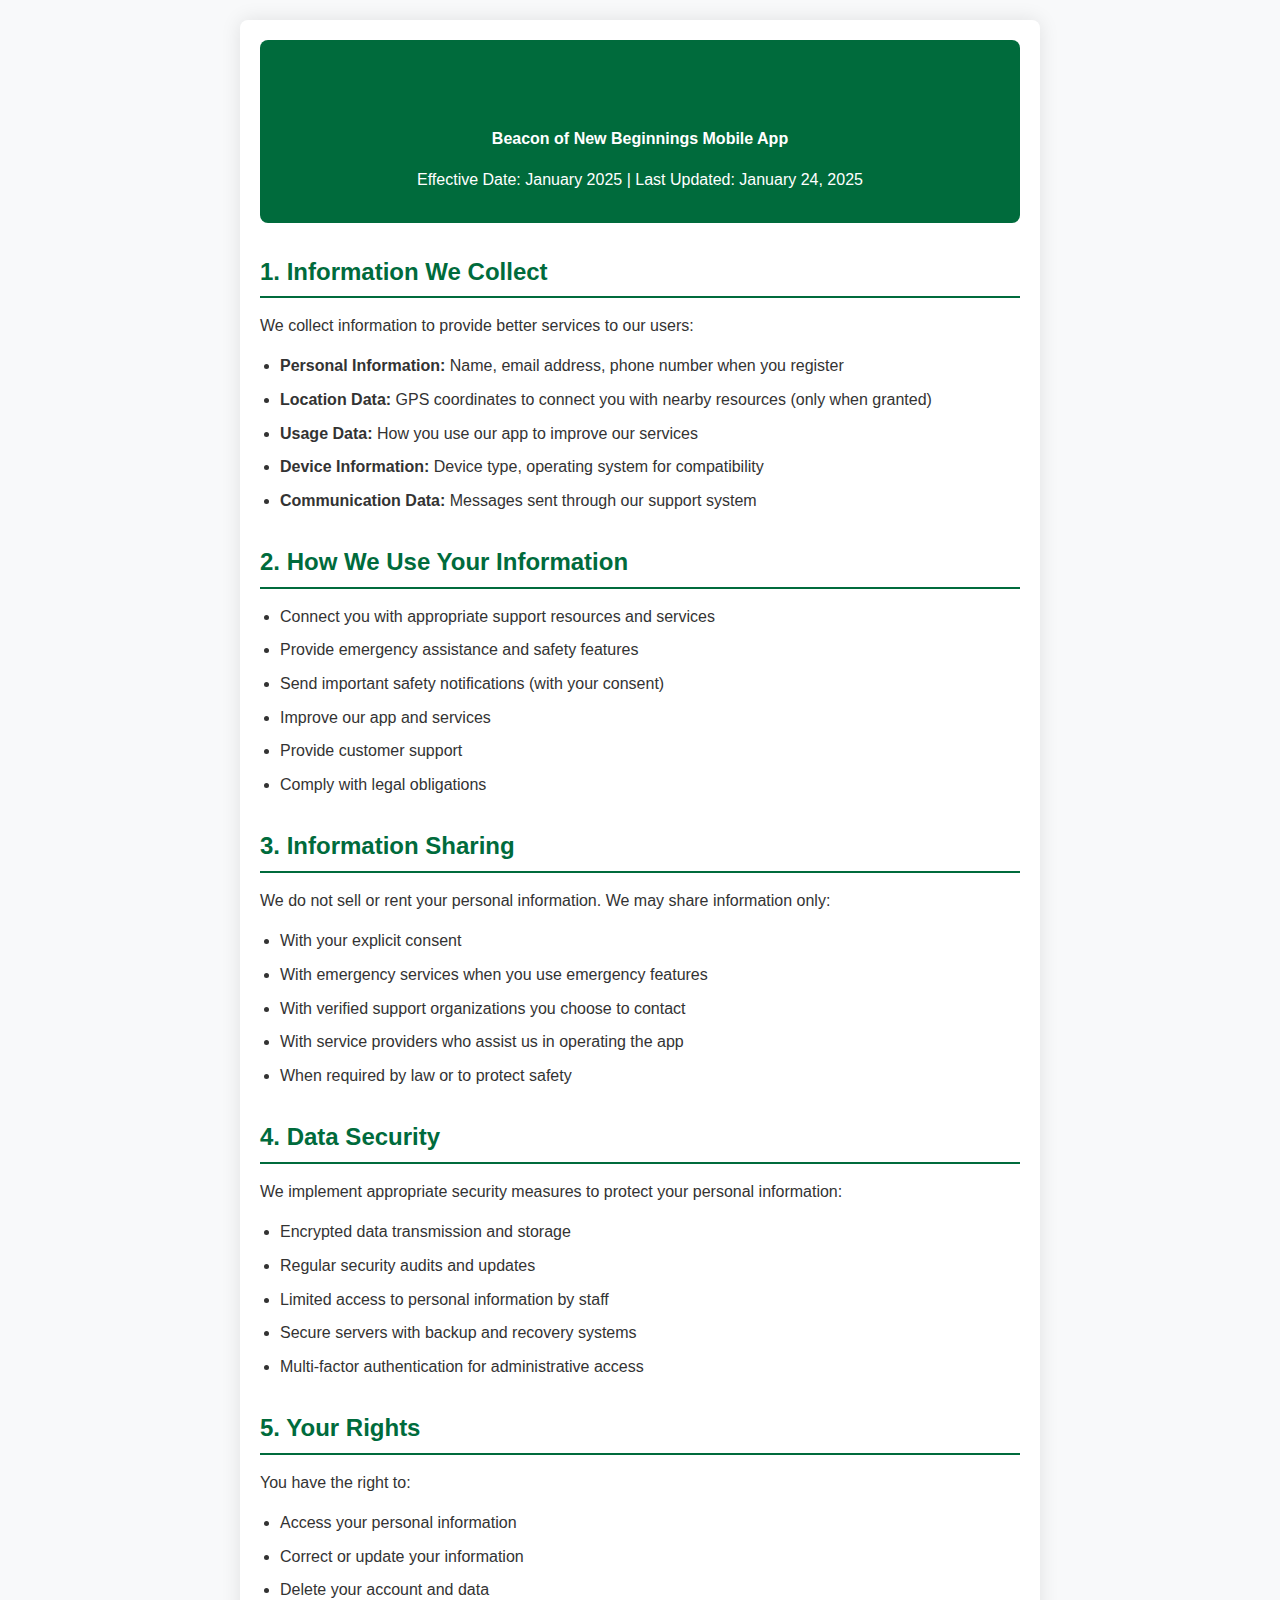
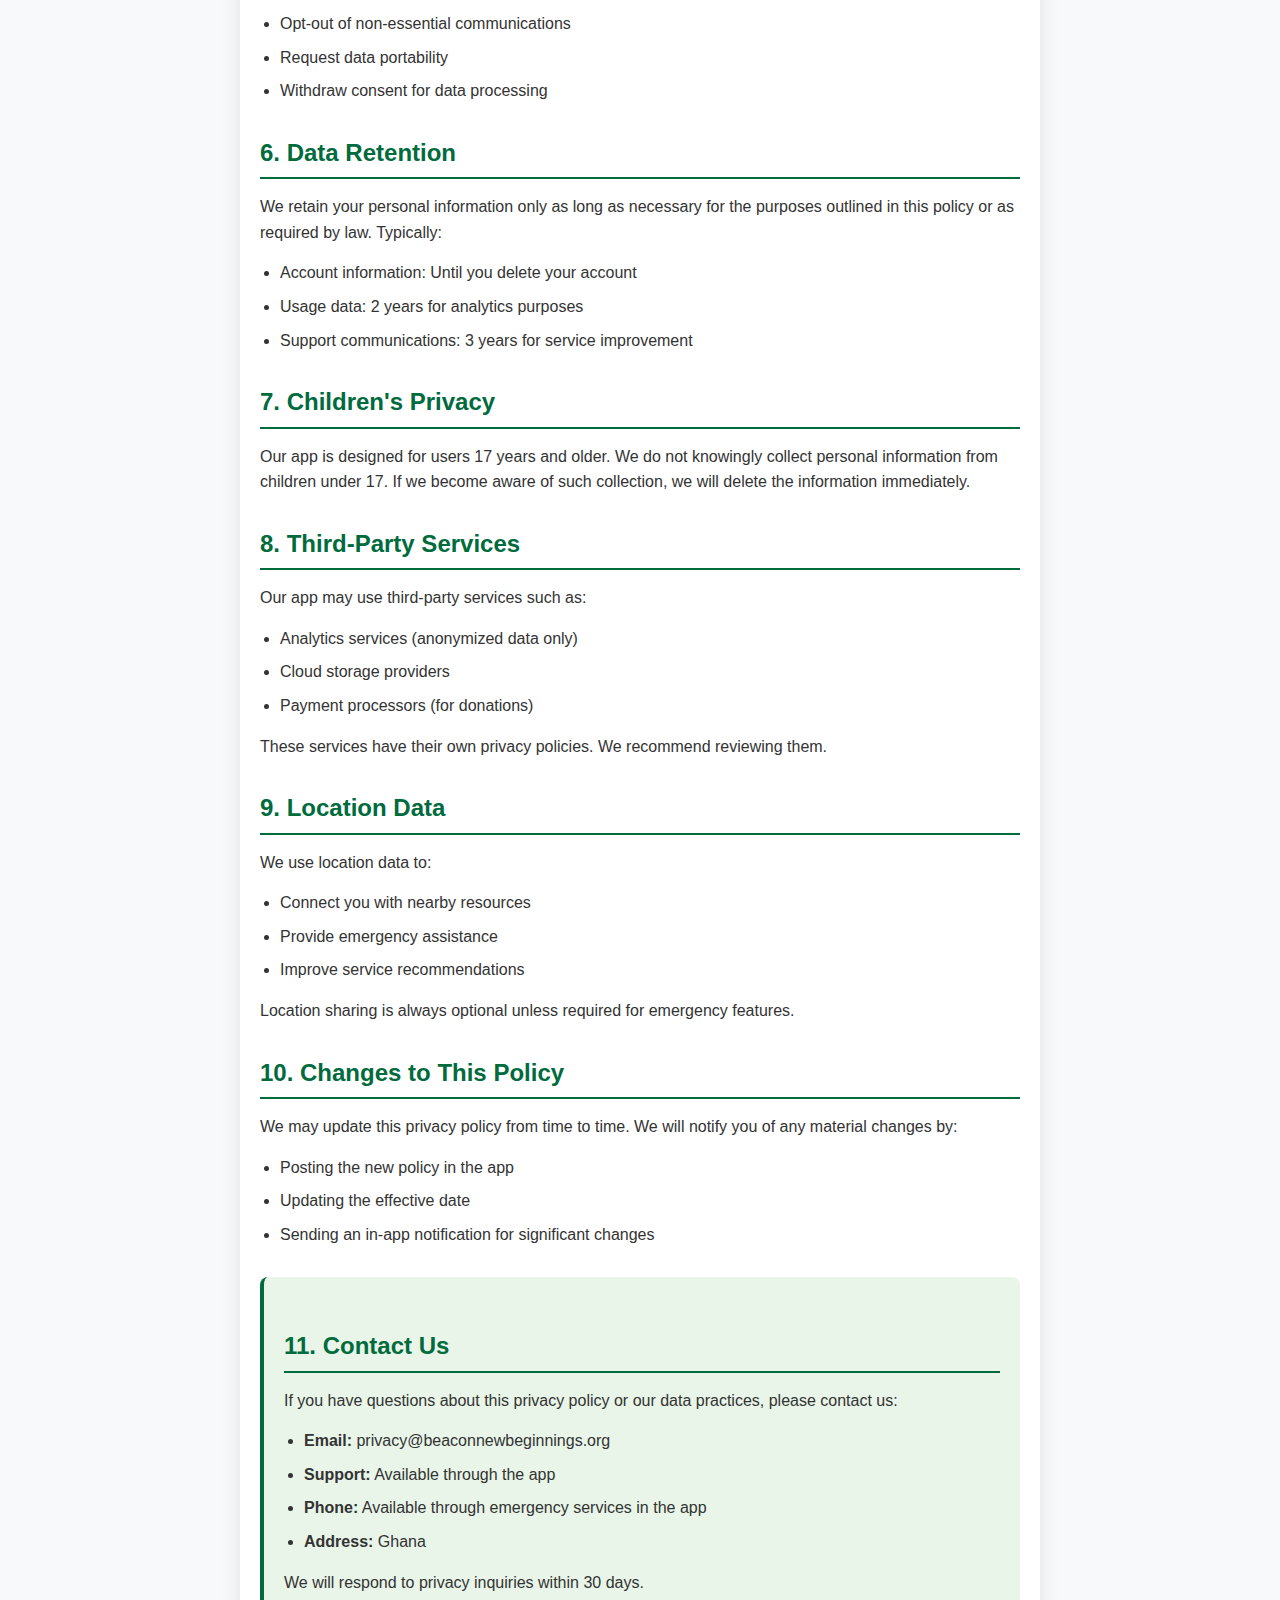
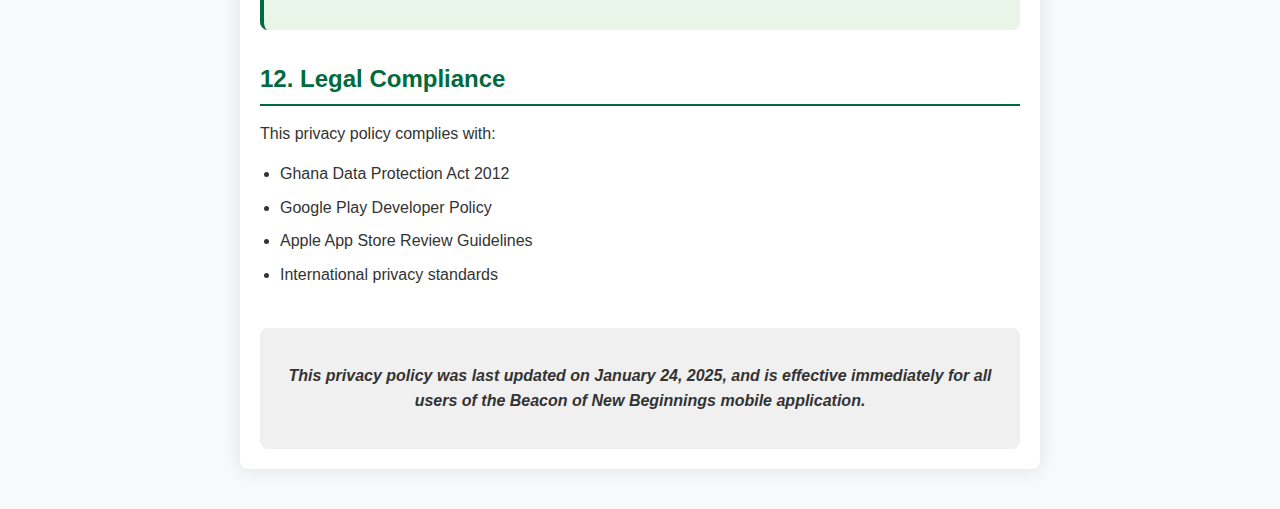
<file: privacy-policy.html>
<!DOCTYPE html>
<html lang="en">
<head>
    <meta charset="UTF-8">
    <meta name="viewport" content="width=device-width, initial-scale=1.0">
    <meta name="description" content="Privacy Policy for Beacon of New Beginnings mobile app - protecting user data and privacy">
    <meta name="robots" content="index, follow">
    <title>Privacy Policy - Beacon of New Beginnings</title>
    <style>
        * {
            margin: 0;
            padding: 0;
            box-sizing: border-box;
        }
        body { 
            font-family: -apple-system, BlinkMacSystemFont, 'Segoe UI', Roboto, Oxygen, Ubuntu, Cantarell, sans-serif;
            line-height: 1.6; 
            color: #333;
            background-color: #f8f9fa;
        }
        .container {
            max-width: 800px;
            margin: 0 auto;
            padding: 20px;
            background: white;
            box-shadow: 0 0 20px rgba(0,0,0,0.1);
            border-radius: 8px;
            margin-top: 20px;
            margin-bottom: 40px;
        }
        h1 { 
            color: #006B3C; 
            margin-bottom: 10px;
            font-size: 2.2em;
            text-align: center;
        }
        h2 { 
            color: #006B3C; 
            margin-top: 30px;
            margin-bottom: 15px;
            border-bottom: 2px solid #006B3C;
            padding-bottom: 5px;
        }
        .contact { 
            background: #e8f5e8; 
            padding: 20px; 
            border-radius: 8px; 
            margin: 30px 0;
            border-left: 4px solid #006B3C;
        }
        ul { margin: 15px 0; padding-left: 20px; }
        li { margin: 8px 0; }
        p { margin: 15px 0; }
        .header-info {
            text-align: center;
            background: #006B3C;
            color: white;
            padding: 15px;
            border-radius: 8px;
            margin-bottom: 30px;
        }
        .footer {
            text-align: center;
            margin-top: 40px;
            padding: 20px;
            background: #f0f0f0;
            border-radius: 8px;
            font-style: italic;
        }
        @media (max-width: 768px) {
            .container {
                margin: 10px;
                padding: 15px;
            }
            h1 { font-size: 1.8em; }
        }
    </style>
</head>
<body>
    <div class="container">
        <div class="header-info">
            <h1>Privacy Policy</h1>
            <p><strong>Beacon of New Beginnings Mobile App</strong></p>
            <p>Effective Date: January 2025 | Last Updated: January 24, 2025</p>
        </div>
        
        <h2>1. Information We Collect</h2>
        <p>We collect information to provide better services to our users:</p>
        <ul>
            <li><strong>Personal Information:</strong> Name, email address, phone number when you register</li>
            <li><strong>Location Data:</strong> GPS coordinates to connect you with nearby resources (only when granted)</li>
            <li><strong>Usage Data:</strong> How you use our app to improve our services</li>
            <li><strong>Device Information:</strong> Device type, operating system for compatibility</li>
            <li><strong>Communication Data:</strong> Messages sent through our support system</li>
        </ul>

        <h2>2. How We Use Your Information</h2>
        <ul>
            <li>Connect you with appropriate support resources and services</li>
            <li>Provide emergency assistance and safety features</li>
            <li>Send important safety notifications (with your consent)</li>
            <li>Improve our app and services</li>
            <li>Provide customer support</li>
            <li>Comply with legal obligations</li>
        </ul>

        <h2>3. Information Sharing</h2>
        <p>We do not sell or rent your personal information. We may share information only:</p>
        <ul>
            <li>With your explicit consent</li>
            <li>With emergency services when you use emergency features</li>
            <li>With verified support organizations you choose to contact</li>
            <li>With service providers who assist us in operating the app</li>
            <li>When required by law or to protect safety</li>
        </ul>

        <h2>4. Data Security</h2>
        <p>We implement appropriate security measures to protect your personal information:</p>
        <ul>
            <li>Encrypted data transmission and storage</li>
            <li>Regular security audits and updates</li>
            <li>Limited access to personal information by staff</li>
            <li>Secure servers with backup and recovery systems</li>
            <li>Multi-factor authentication for administrative access</li>
        </ul>

        <h2>5. Your Rights</h2>
        <p>You have the right to:</p>
        <ul>
            <li>Access your personal information</li>
            <li>Correct or update your information</li>
            <li>Delete your account and data</li>
            <li>Opt-out of non-essential communications</li>
            <li>Request data portability</li>
            <li>Withdraw consent for data processing</li>
        </ul>

        <h2>6. Data Retention</h2>
        <p>We retain your personal information only as long as necessary for the purposes outlined in this policy or as required by law. Typically:</p>
        <ul>
            <li>Account information: Until you delete your account</li>
            <li>Usage data: 2 years for analytics purposes</li>
            <li>Support communications: 3 years for service improvement</li>
        </ul>

        <h2>7. Children's Privacy</h2>
        <p>Our app is designed for users 17 years and older. We do not knowingly collect personal information from children under 17. If we become aware of such collection, we will delete the information immediately.</p>

        <h2>8. Third-Party Services</h2>
        <p>Our app may use third-party services such as:</p>
        <ul>
            <li>Analytics services (anonymized data only)</li>
            <li>Cloud storage providers</li>
            <li>Payment processors (for donations)</li>
        </ul>
        <p>These services have their own privacy policies. We recommend reviewing them.</p>

        <h2>9. Location Data</h2>
        <p>We use location data to:</p>
        <ul>
            <li>Connect you with nearby resources</li>
            <li>Provide emergency assistance</li>
            <li>Improve service recommendations</li>
        </ul>
        <p>Location sharing is always optional unless required for emergency features.</p>

        <h2>10. Changes to This Policy</h2>
        <p>We may update this privacy policy from time to time. We will notify you of any material changes by:</p>
        <ul>
            <li>Posting the new policy in the app</li>
            <li>Updating the effective date</li>
            <li>Sending an in-app notification for significant changes</li>
        </ul>

        <div class="contact">
            <h2>11. Contact Us</h2>
            <p>If you have questions about this privacy policy or our data practices, please contact us:</p>
            <ul>
                <li><strong>Email:</strong> privacy@beaconnewbeginnings.org</li>
                <li><strong>Support:</strong> Available through the app</li>
                <li><strong>Phone:</strong> Available through emergency services in the app</li>
                <li><strong>Address:</strong> Ghana</li>
            </ul>
            <p>We will respond to privacy inquiries within 30 days.</p>
        </div>

        <h2>12. Legal Compliance</h2>
        <p>This privacy policy complies with:</p>
        <ul>
            <li>Ghana Data Protection Act 2012</li>
            <li>Google Play Developer Policy</li>
            <li>Apple App Store Review Guidelines</li>
            <li>International privacy standards</li>
        </ul>

        <div class="footer">
            <p><strong>This privacy policy was last updated on January 24, 2025, and is effective immediately for all users of the Beacon of New Beginnings mobile application.</strong></p>
        </div>
    </div>
</body>
</html>
</file>
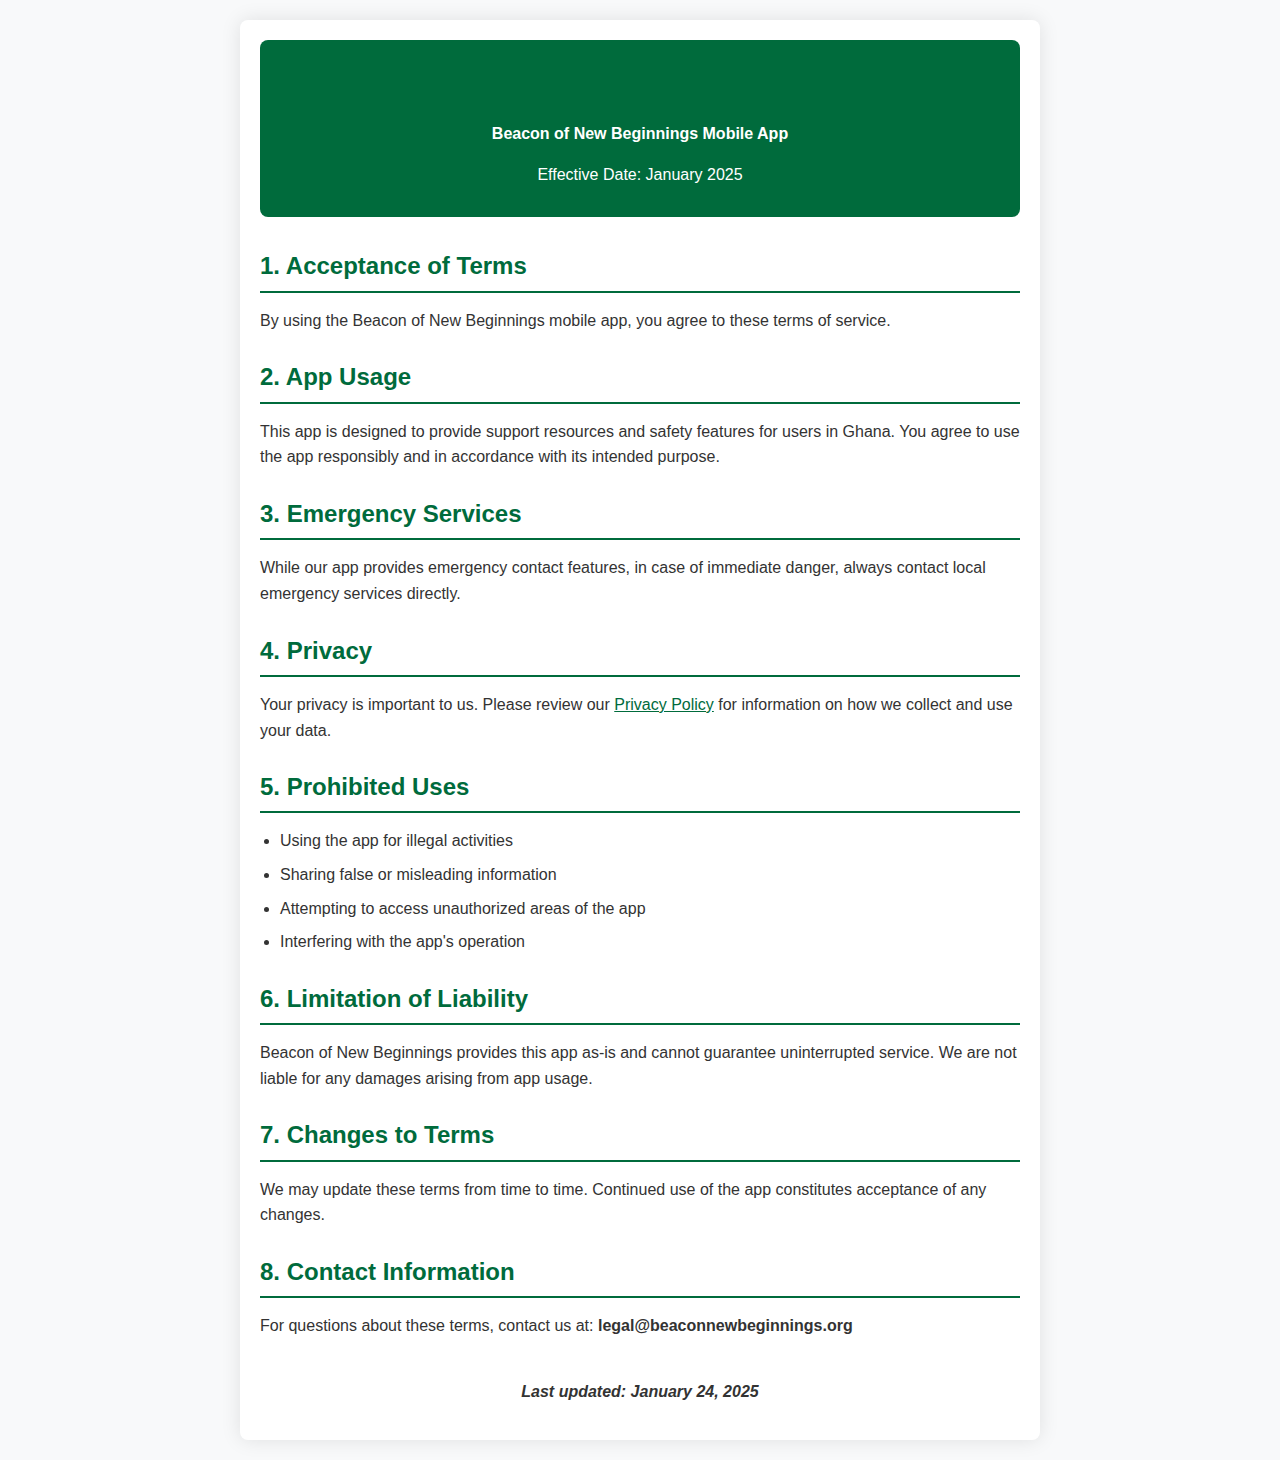
<file: terms-of-service.html>
<!DOCTYPE html>
<html lang="en">
<head>
    <meta charset="UTF-8">
    <meta name="viewport" content="width=device-width, initial-scale=1.0">
    <meta name="description" content="Terms of Service for Beacon of New Beginnings mobile app">
    <title>Terms of Service - Beacon of New Beginnings</title>
    <style>
        * {
            margin: 0;
            padding: 0;
            box-sizing: border-box;
        }
        body { 
            font-family: -apple-system, BlinkMacSystemFont, 'Segoe UI', Roboto, sans-serif;
            line-height: 1.6; 
            color: #333;
            background-color: #f8f9fa;
        }
        .container {
            max-width: 800px;
            margin: 20px auto;
            padding: 20px;
            background: white;
            box-shadow: 0 0 20px rgba(0,0,0,0.1);
            border-radius: 8px;
        }
        h1 { 
            color: #006B3C; 
            margin-bottom: 10px;
            text-align: center;
        }
        h2 { 
            color: #006B3C; 
            margin: 25px 0 15px 0;
            border-bottom: 2px solid #006B3C;
            padding-bottom: 5px;
        }
        .header-info {
            text-align: center;
            background: #006B3C;
            color: white;
            padding: 15px;
            border-radius: 8px;
            margin-bottom: 30px;
        }
        ul { margin: 15px 0; padding-left: 20px; }
        li { margin: 8px 0; }
        p { margin: 15px 0; }
    </style>
</head>
<body>
    <div class="container">
        <div class="header-info">
            <h1>Terms of Service</h1>
            <p><strong>Beacon of New Beginnings Mobile App</strong></p>
            <p>Effective Date: January 2025</p>
        </div>

        <h2>1. Acceptance of Terms</h2>
        <p>By using the Beacon of New Beginnings mobile app, you agree to these terms of service.</p>

        <h2>2. App Usage</h2>
        <p>This app is designed to provide support resources and safety features for users in Ghana. You agree to use the app responsibly and in accordance with its intended purpose.</p>

        <h2>3. Emergency Services</h2>
        <p>While our app provides emergency contact features, in case of immediate danger, always contact local emergency services directly.</p>

        <h2>4. Privacy</h2>
        <p>Your privacy is important to us. Please review our <a href="/privacy-policy" style="color: #006B3C;">Privacy Policy</a> for information on how we collect and use your data.</p>

        <h2>5. Prohibited Uses</h2>
        <ul>
            <li>Using the app for illegal activities</li>
            <li>Sharing false or misleading information</li>
            <li>Attempting to access unauthorized areas of the app</li>
            <li>Interfering with the app's operation</li>
        </ul>

        <h2>6. Limitation of Liability</h2>
        <p>Beacon of New Beginnings provides this app as-is and cannot guarantee uninterrupted service. We are not liable for any damages arising from app usage.</p>

        <h2>7. Changes to Terms</h2>
        <p>We may update these terms from time to time. Continued use of the app constitutes acceptance of any changes.</p>

        <h2>8. Contact Information</h2>
        <p>For questions about these terms, contact us at: <strong>legal@beaconnewbeginnings.org</strong></p>

        <p style="text-align: center; margin-top: 40px; font-style: italic;">
            <strong>Last updated: January 24, 2025</strong>
        </p>
    </div>
</body>
</html>
</file>
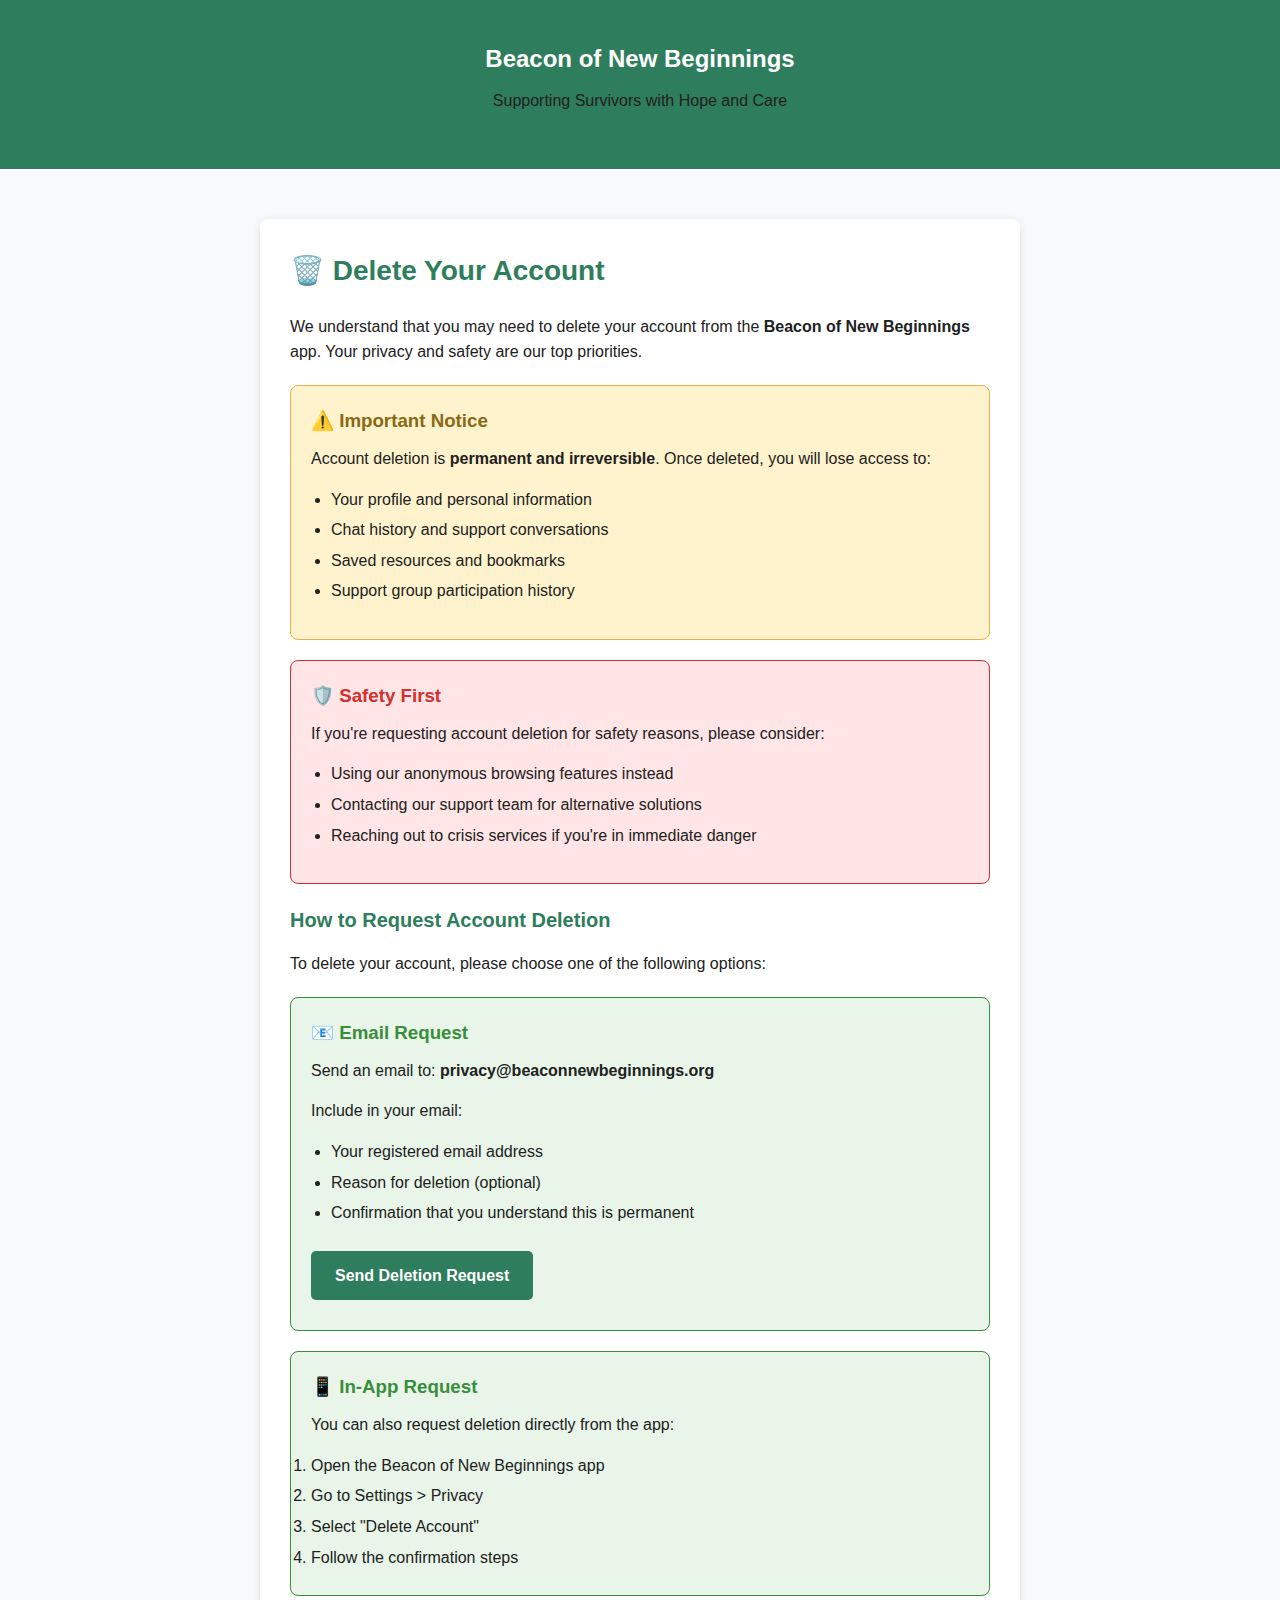
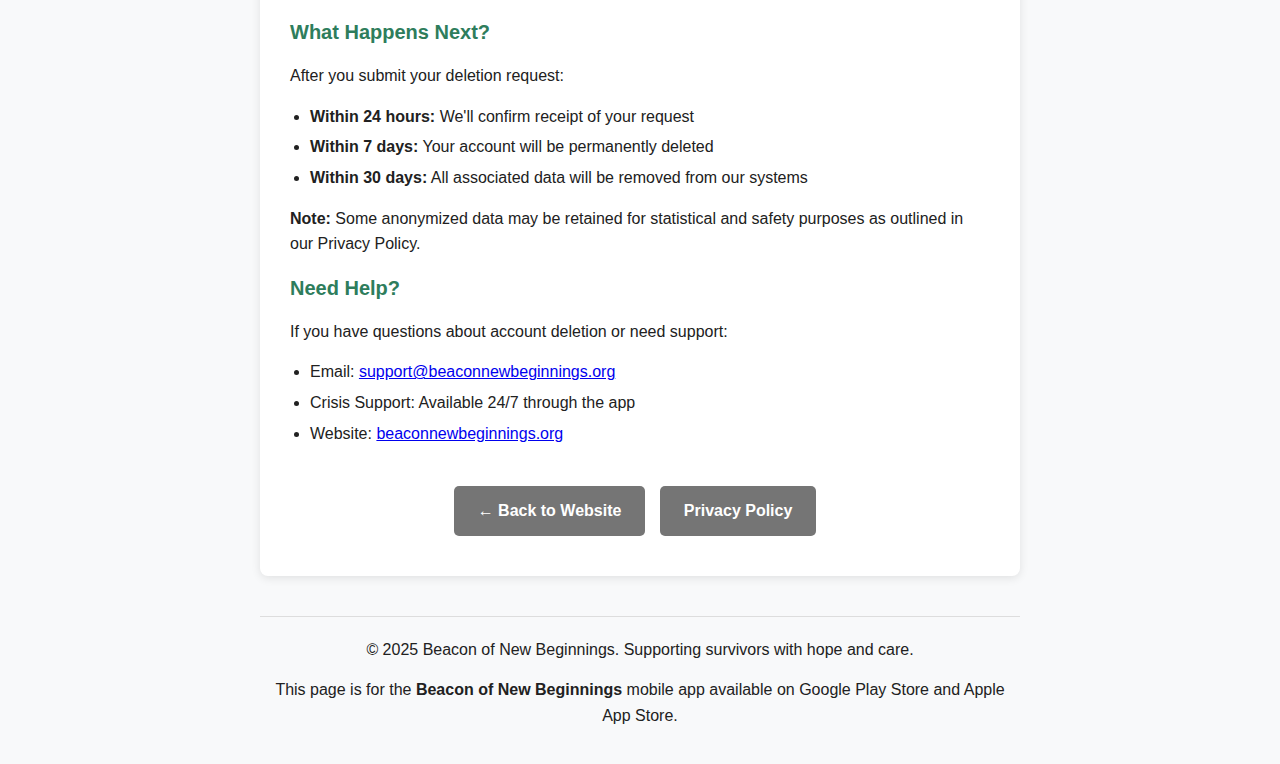
<file: account/delete 2.html>
<!DOCTYPE html>
<html lang="en">
<head>
    <meta charset="UTF-8">
    <meta name="viewport" content="width=device-width, initial-scale=1.0">
    <title>Delete Account - Beacon of New Beginnings</title>
    <meta name="description" content="Request account deletion from Beacon of New Beginnings app - Safe support for survivors">
    <link rel="icon" type="image/png" href="assets/favicon.png">
    <style>
        :root {
            --primary-color: #2E7D5C;
            --primary-dark: #1B5E42;
            --emergency-color: #D32F2F;
            --success-color: #388E3C;
            --background-color: #F8F9FA;
            --surface-color: #FFFFFF;
            --text-color: #212121;
            --text-light: #757575;
        }

        * {
            margin: 0;
            padding: 0;
            box-sizing: border-box;
        }

        body {
            font-family: 'Segoe UI', Tahoma, Geneva, Verdana, sans-serif;
            background-color: var(--background-color);
            color: var(--text-color);
            line-height: 1.6;
        }

        .container {
            max-width: 800px;
            margin: 0 auto;
            padding: 20px;
        }

        header {
            background-color: var(--primary-color);
            color: white;
            padding: 20px 0;
            text-align: center;
            margin-bottom: 30px;
        }

        .logo {
            font-size: 24px;
            font-weight: bold;
            margin-bottom: 10px;
        }

        .card {
            background-color: var(--surface-color);
            border-radius: 8px;
            padding: 30px;
            box-shadow: 0 2px 10px rgba(0,0,0,0.1);
            margin-bottom: 20px;
        }

        h1 {
            color: var(--primary-color);
            margin-bottom: 20px;
            font-size: 28px;
        }

        h2 {
            color: var(--primary-color);
            margin-bottom: 15px;
            font-size: 20px;
        }

        p {
            margin-bottom: 15px;
            color: var(--text-color);
        }

        .warning-box {
            background-color: #FFF3CD;
            border: 1px solid #F0AD4E;
            border-radius: 8px;
            padding: 20px;
            margin: 20px 0;
        }

        .warning-box h3 {
            color: #8A6914;
            margin-bottom: 10px;
        }

        .contact-info {
            background-color: #E8F5E8;
            border: 1px solid var(--success-color);
            border-radius: 8px;
            padding: 20px;
            margin: 20px 0;
        }

        .contact-info h3 {
            color: var(--success-color);
            margin-bottom: 10px;
        }

        .btn {
            display: inline-block;
            background-color: var(--primary-color);
            color: white;
            padding: 12px 24px;
            text-decoration: none;
            border-radius: 5px;
            font-weight: bold;
            transition: background-color 0.3s;
            margin: 10px 10px 10px 0;
        }

        .btn:hover {
            background-color: var(--primary-dark);
        }

        .btn-secondary {
            background-color: var(--text-light);
        }

        .btn-secondary:hover {
            background-color: #555;
        }

        .safety-notice {
            background-color: #FFE5E5;
            border: 1px solid var(--emergency-color);
            border-radius: 8px;
            padding: 20px;
            margin: 20px 0;
        }

        .safety-notice h3 {
            color: var(--emergency-color);
            margin-bottom: 10px;
        }

        ul {
            margin-left: 20px;
            margin-bottom: 15px;
        }

        li {
            margin-bottom: 5px;
        }

        .footer {
            text-align: center;
            margin-top: 40px;
            padding-top: 20px;
            border-top: 1px solid #ddd;
            color: var(--text-light);
        }
    </style>
</head>
<body>
    <header>
        <div class="container">
            <div class="logo">Beacon of New Beginnings</div>
            <p>Supporting Survivors with Hope and Care</p>
        </div>
    </header>

    <div class="container">
        <div class="card">
            <h1>🗑️ Delete Your Account</h1>
            
            <p>We understand that you may need to delete your account from the <strong>Beacon of New Beginnings</strong> app. Your privacy and safety are our top priorities.</p>

            <div class="warning-box">
                <h3>⚠️ Important Notice</h3>
                <p>Account deletion is <strong>permanent and irreversible</strong>. Once deleted, you will lose access to:</p>
                <ul>
                    <li>Your profile and personal information</li>
                    <li>Chat history and support conversations</li>
                    <li>Saved resources and bookmarks</li>
                    <li>Support group participation history</li>
                </ul>
            </div>

            <div class="safety-notice">
                <h3>🛡️ Safety First</h3>
                <p>If you're requesting account deletion for safety reasons, please consider:</p>
                <ul>
                    <li>Using our anonymous browsing features instead</li>
                    <li>Contacting our support team for alternative solutions</li>
                    <li>Reaching out to crisis services if you're in immediate danger</li>
                </ul>
            </div>

            <h2>How to Request Account Deletion</h2>
            
            <p>To delete your account, please choose one of the following options:</p>

            <div class="contact-info">
                <h3>📧 Email Request</h3>
                <p>Send an email to: <strong>privacy@beaconnewbeginnings.org</strong></p>
                <p>Include in your email:</p>
                <ul>
                    <li>Your registered email address</li>
                    <li>Reason for deletion (optional)</li>
                    <li>Confirmation that you understand this is permanent</li>
                </ul>
                <a href="mailto:privacy@beaconnewbeginnings.org?subject=Account%20Deletion%20Request%20-%20Beacon%20App&body=I%20request%20to%20delete%20my%20account%20from%20the%20Beacon%20of%20New%20Beginnings%20app.%0A%0ARegistered%20Email%3A%20%5BYour%20email%5D%0A%0AI%20understand%20this%20action%20is%20permanent%20and%20irreversible." class="btn">Send Deletion Request</a>
            </div>

            <div class="contact-info">
                <h3>📱 In-App Request</h3>
                <p>You can also request deletion directly from the app:</p>
                <ol>
                    <li>Open the Beacon of New Beginnings app</li>
                    <li>Go to Settings > Privacy</li>
                    <li>Select "Delete Account"</li>
                    <li>Follow the confirmation steps</li>
                </ol>
            </div>

            <h2>What Happens Next?</h2>
            <p>After you submit your deletion request:</p>
            <ul>
                <li><strong>Within 24 hours:</strong> We'll confirm receipt of your request</li>
                <li><strong>Within 7 days:</strong> Your account will be permanently deleted</li>
                <li><strong>Within 30 days:</strong> All associated data will be removed from our systems</li>
            </ul>

            <p><strong>Note:</strong> Some anonymized data may be retained for statistical and safety purposes as outlined in our Privacy Policy.</p>

            <h2>Need Help?</h2>
            <p>If you have questions about account deletion or need support:</p>
            <ul>
                <li>Email: <a href="mailto:support@beaconnewbeginnings.org">support@beaconnewbeginnings.org</a></li>
                <li>Crisis Support: Available 24/7 through the app</li>
                <li>Website: <a href="https://beaconnewbeginnings.org">beaconnewbeginnings.org</a></li>
            </ul>

            <div style="text-align: center; margin-top: 30px;">
                <a href="https://beaconnewbeginnings.org" class="btn btn-secondary">← Back to Website</a>
                <a href="https://beaconnewbeginnings.org/privacy" class="btn btn-secondary">Privacy Policy</a>
            </div>
        </div>

        <div class="footer">
            <p>&copy; 2025 Beacon of New Beginnings. Supporting survivors with hope and care.</p>
            <p>This page is for the <strong>Beacon of New Beginnings</strong> mobile app available on Google Play Store and Apple App Store.</p>
        </div>
    </div>
</body>
</html>
</file>
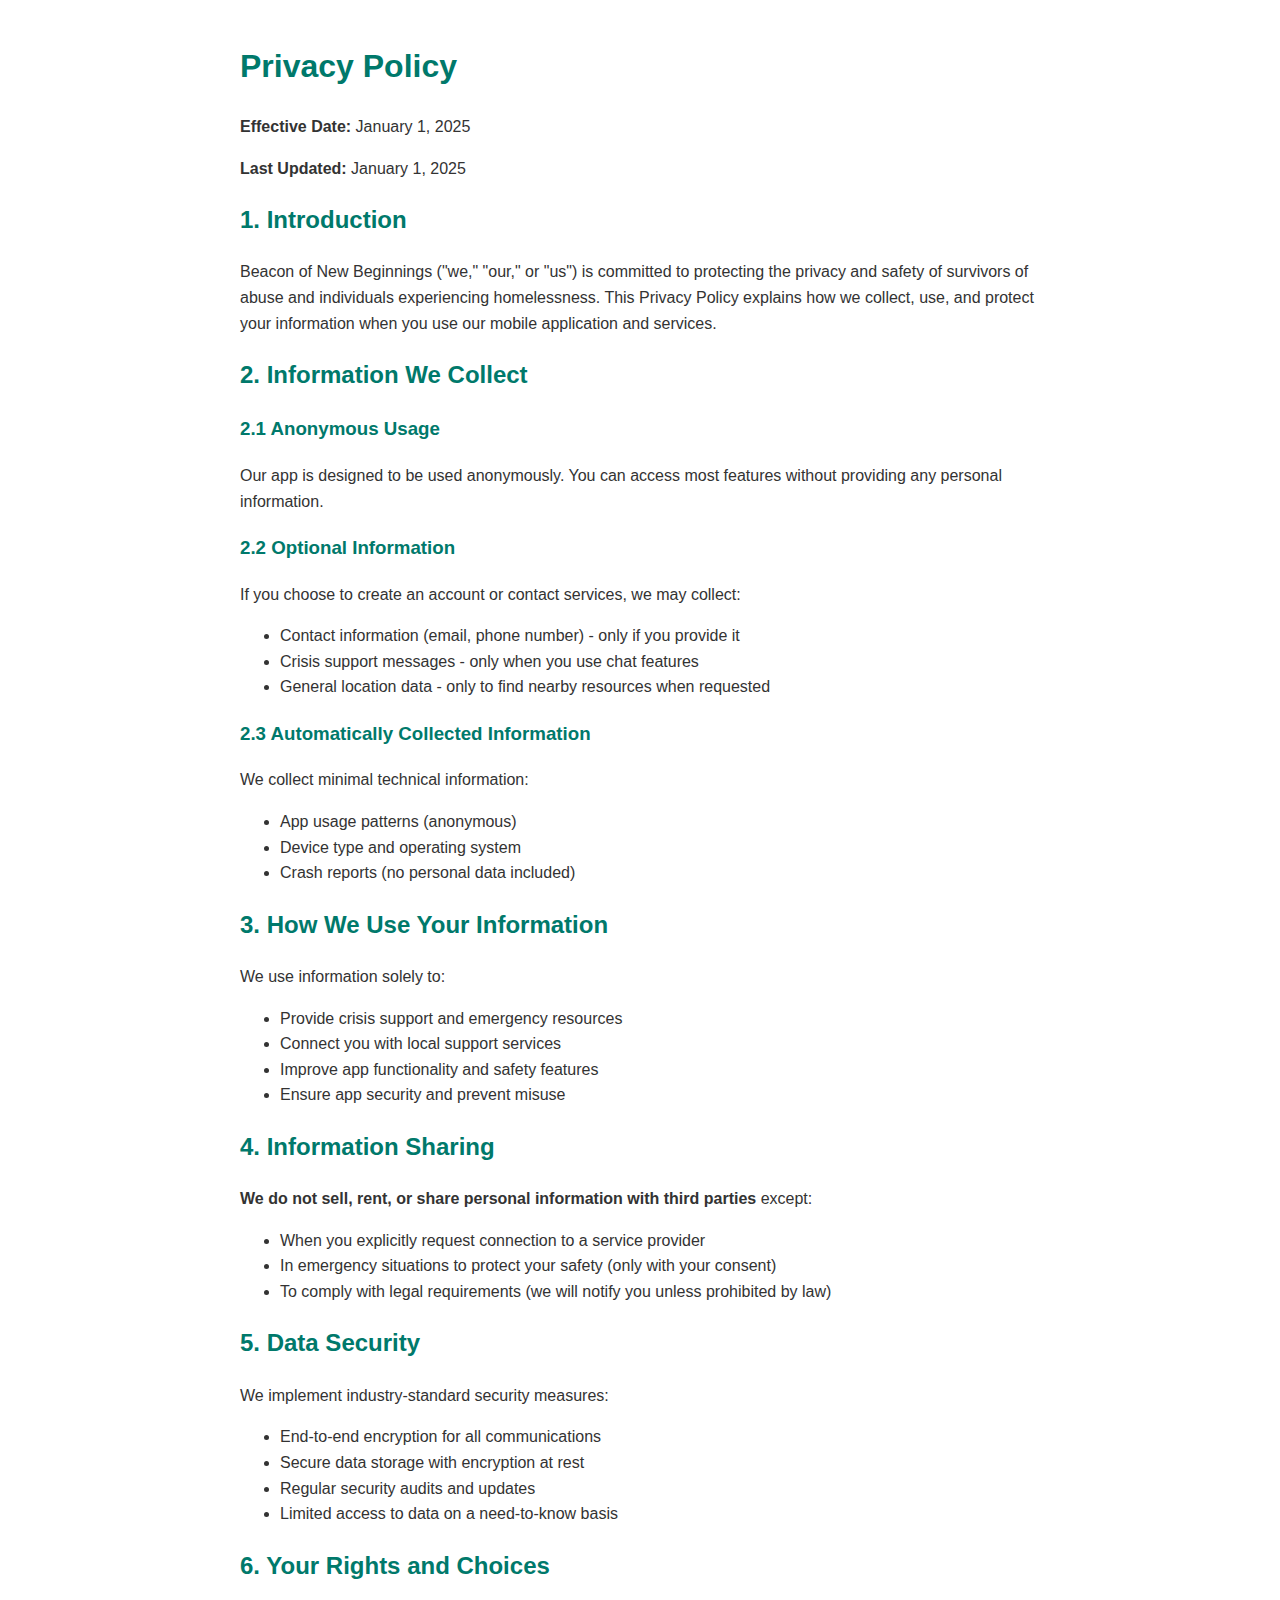
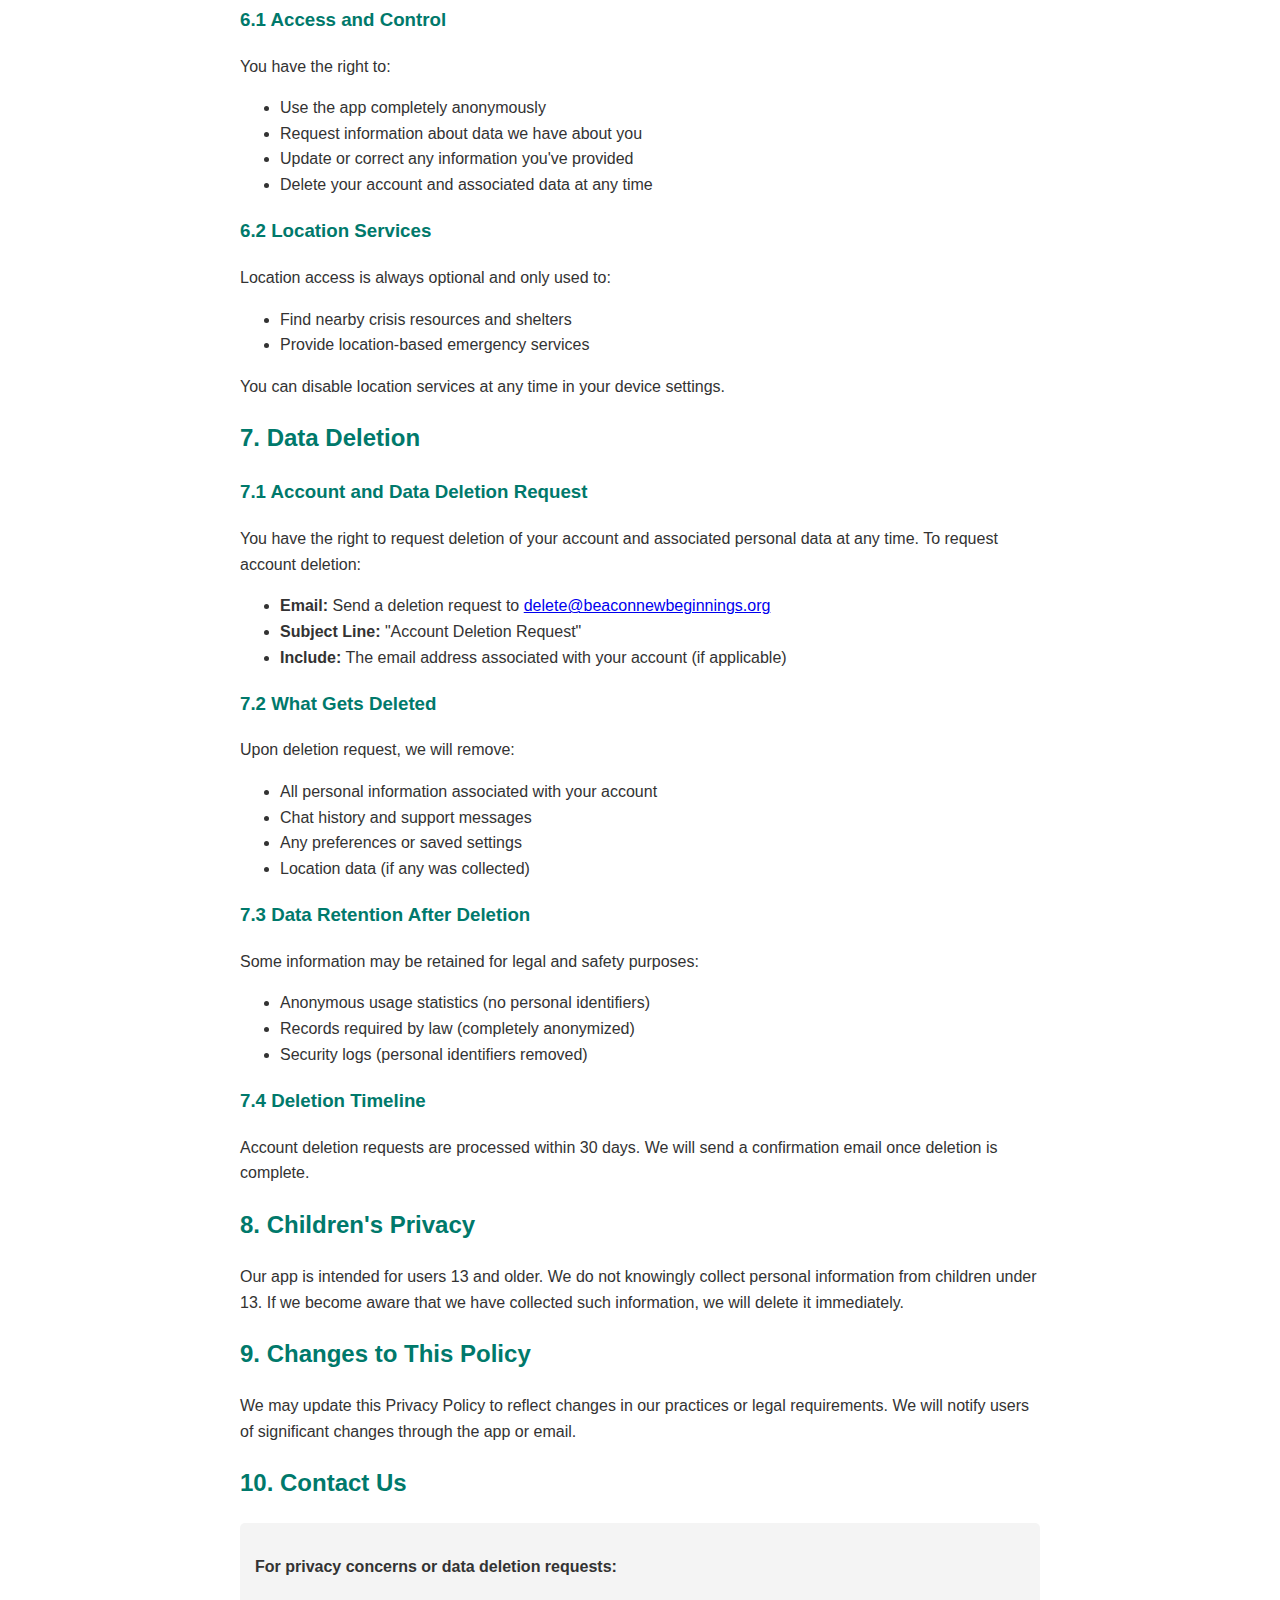
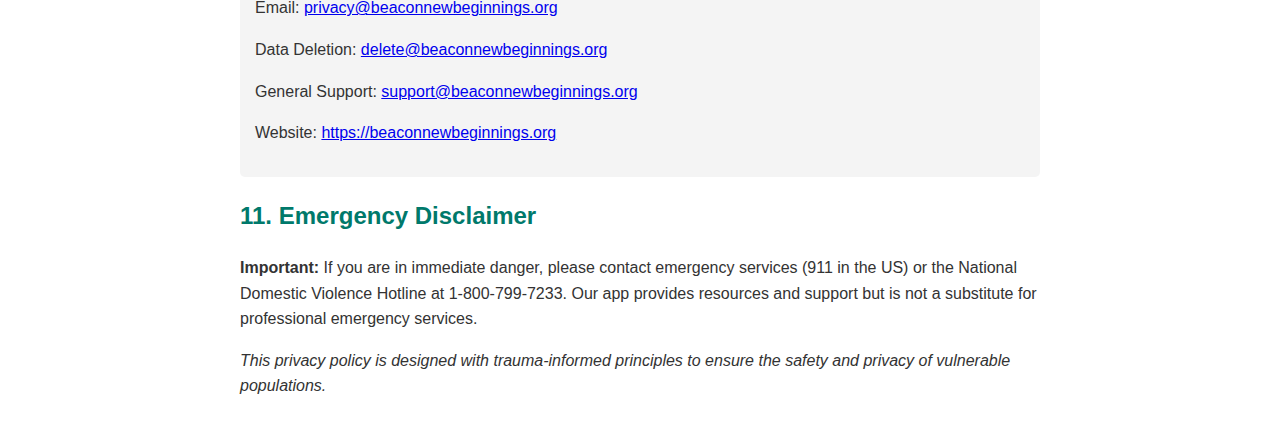
<file: assets/privacy_policy.html>
<!DOCTYPE html>
<html lang="en">
<head>
    <meta charset="UTF-8">
    <meta name="viewport" content="width=device-width, initial-scale=1.0">
    <title>Privacy Policy - Beacon of New Beginnings</title>
    <style>
        body {
            font-family: Arial, sans-serif;
            line-height: 1.6;
            max-width: 800px;
            margin: 0 auto;
            padding: 20px;
            color: #333;
        }
        h1, h2, h3 {
            color: #00796B;
        }
        .contact-info {
            background-color: #f4f4f4;
            padding: 15px;
            border-radius: 5px;
            margin: 20px 0;
        }
    </style>
</head>
<body>
    <h1>Privacy Policy</h1>
    <p><strong>Effective Date:</strong> January 1, 2025</p>
    <p><strong>Last Updated:</strong> January 1, 2025</p>

    <h2>1. Introduction</h2>
    <p>Beacon of New Beginnings ("we," "our," or "us") is committed to protecting the privacy and safety of survivors of abuse and individuals experiencing homelessness. This Privacy Policy explains how we collect, use, and protect your information when you use our mobile application and services.</p>

    <h2>2. Information We Collect</h2>
    
    <h3>2.1 Anonymous Usage</h3>
    <p>Our app is designed to be used anonymously. You can access most features without providing any personal information.</p>

    <h3>2.2 Optional Information</h3>
    <p>If you choose to create an account or contact services, we may collect:</p>
    <ul>
        <li>Contact information (email, phone number) - only if you provide it</li>
        <li>Crisis support messages - only when you use chat features</li>
        <li>General location data - only to find nearby resources when requested</li>
    </ul>

    <h3>2.3 Automatically Collected Information</h3>
    <p>We collect minimal technical information:</p>
    <ul>
        <li>App usage patterns (anonymous)</li>
        <li>Device type and operating system</li>
        <li>Crash reports (no personal data included)</li>
    </ul>

    <h2>3. How We Use Your Information</h2>
    <p>We use information solely to:</p>
    <ul>
        <li>Provide crisis support and emergency resources</li>
        <li>Connect you with local support services</li>
        <li>Improve app functionality and safety features</li>
        <li>Ensure app security and prevent misuse</li>
    </ul>

    <h2>4. Information Sharing</h2>
    <p><strong>We do not sell, rent, or share personal information with third parties</strong> except:</p>
    <ul>
        <li>When you explicitly request connection to a service provider</li>
        <li>In emergency situations to protect your safety (only with your consent)</li>
        <li>To comply with legal requirements (we will notify you unless prohibited by law)</li>
    </ul>

    <h2>5. Data Security</h2>
    <p>We implement industry-standard security measures:</p>
    <ul>
        <li>End-to-end encryption for all communications</li>
        <li>Secure data storage with encryption at rest</li>
        <li>Regular security audits and updates</li>
        <li>Limited access to data on a need-to-know basis</li>
    </ul>

    <h2>6. Your Rights and Choices</h2>
    
    <h3>6.1 Access and Control</h3>
    <p>You have the right to:</p>
    <ul>
        <li>Use the app completely anonymously</li>
        <li>Request information about data we have about you</li>
        <li>Update or correct any information you've provided</li>
        <li>Delete your account and associated data at any time</li>
    </ul>

    <h3>6.2 Location Services</h3>
    <p>Location access is always optional and only used to:</p>
    <ul>
        <li>Find nearby crisis resources and shelters</li>
        <li>Provide location-based emergency services</li>
    </ul>
    <p>You can disable location services at any time in your device settings.</p>

    <h2>7. Data Deletion</h2>
    
    <h3>7.1 Account and Data Deletion Request</h3>
    <p>You have the right to request deletion of your account and associated personal data at any time. To request account deletion:</p>
    <ul>
        <li><strong>Email:</strong> Send a deletion request to <a href="mailto:delete@beaconnewbeginnings.org?subject=Account Deletion Request">delete@beaconnewbeginnings.org</a></li>
        <li><strong>Subject Line:</strong> "Account Deletion Request"</li>
        <li><strong>Include:</strong> The email address associated with your account (if applicable)</li>
    </ul>

    <h3>7.2 What Gets Deleted</h3>
    <p>Upon deletion request, we will remove:</p>
    <ul>
        <li>All personal information associated with your account</li>
        <li>Chat history and support messages</li>
        <li>Any preferences or saved settings</li>
        <li>Location data (if any was collected)</li>
    </ul>

    <h3>7.3 Data Retention After Deletion</h3>
    <p>Some information may be retained for legal and safety purposes:</p>
    <ul>
        <li>Anonymous usage statistics (no personal identifiers)</li>
        <li>Records required by law (completely anonymized)</li>
        <li>Security logs (personal identifiers removed)</li>
    </ul>

    <h3>7.4 Deletion Timeline</h3>
    <p>Account deletion requests are processed within 30 days. We will send a confirmation email once deletion is complete.</p>

    <h2>8. Children's Privacy</h2>
    <p>Our app is intended for users 13 and older. We do not knowingly collect personal information from children under 13. If we become aware that we have collected such information, we will delete it immediately.</p>

    <h2>9. Changes to This Policy</h2>
    <p>We may update this Privacy Policy to reflect changes in our practices or legal requirements. We will notify users of significant changes through the app or email.</p>

    <h2>10. Contact Us</h2>
    <div class="contact-info">
        <p><strong>For privacy concerns or data deletion requests:</strong></p>
        <p>Email: <a href="mailto:privacy@beaconnewbeginnings.org">privacy@beaconnewbeginnings.org</a></p>
        <p>Data Deletion: <a href="mailto:delete@beaconnewbeginnings.org">delete@beaconnewbeginnings.org</a></p>
        <p>General Support: <a href="mailto:support@beaconnewbeginnings.org">support@beaconnewbeginnings.org</a></p>
        <p>Website: <a href="https://beaconnewbeginnings.org">https://beaconnewbeginnings.org</a></p>
    </div>

    <h2>11. Emergency Disclaimer</h2>
    <p><strong>Important:</strong> If you are in immediate danger, please contact emergency services (911 in the US) or the National Domestic Violence Hotline at 1-800-799-7233. Our app provides resources and support but is not a substitute for professional emergency services.</p>

    <p><em>This privacy policy is designed with trauma-informed principles to ensure the safety and privacy of vulnerable populations.</em></p>
</body>
</html>
</file>
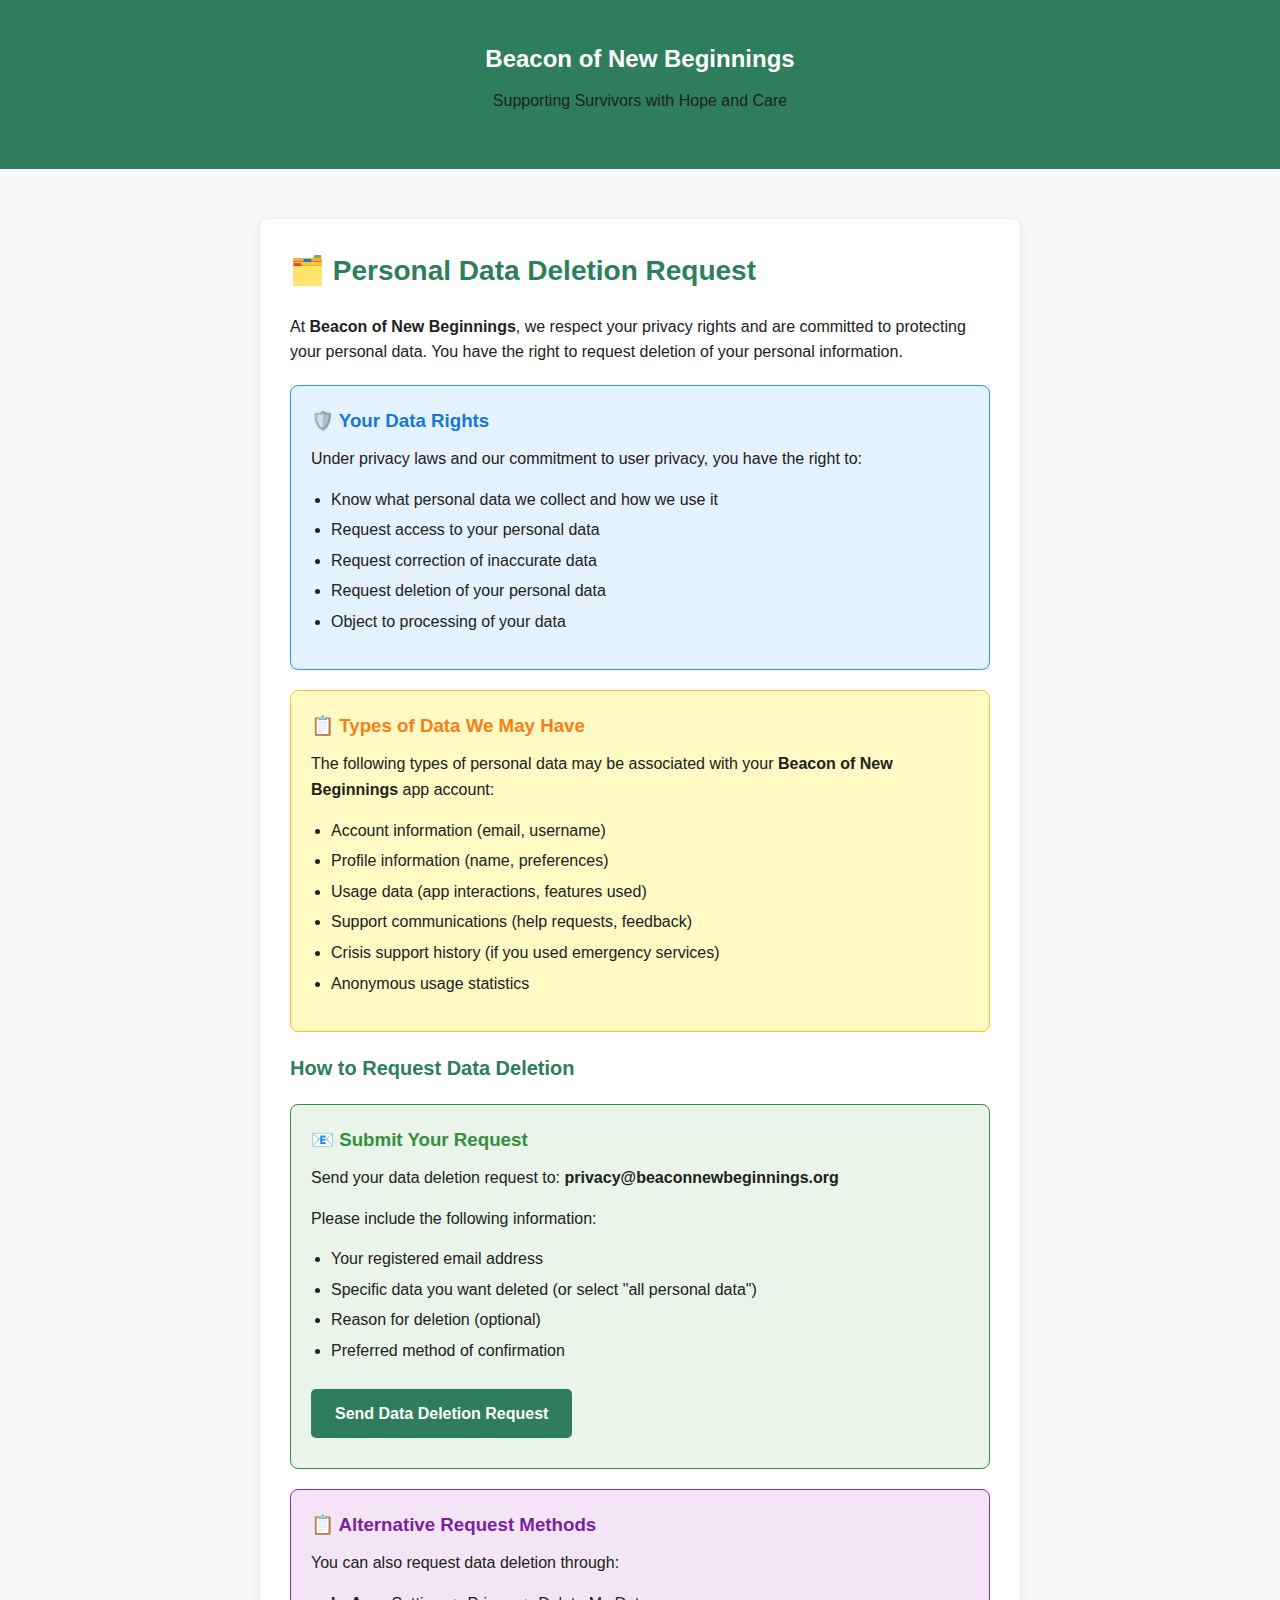
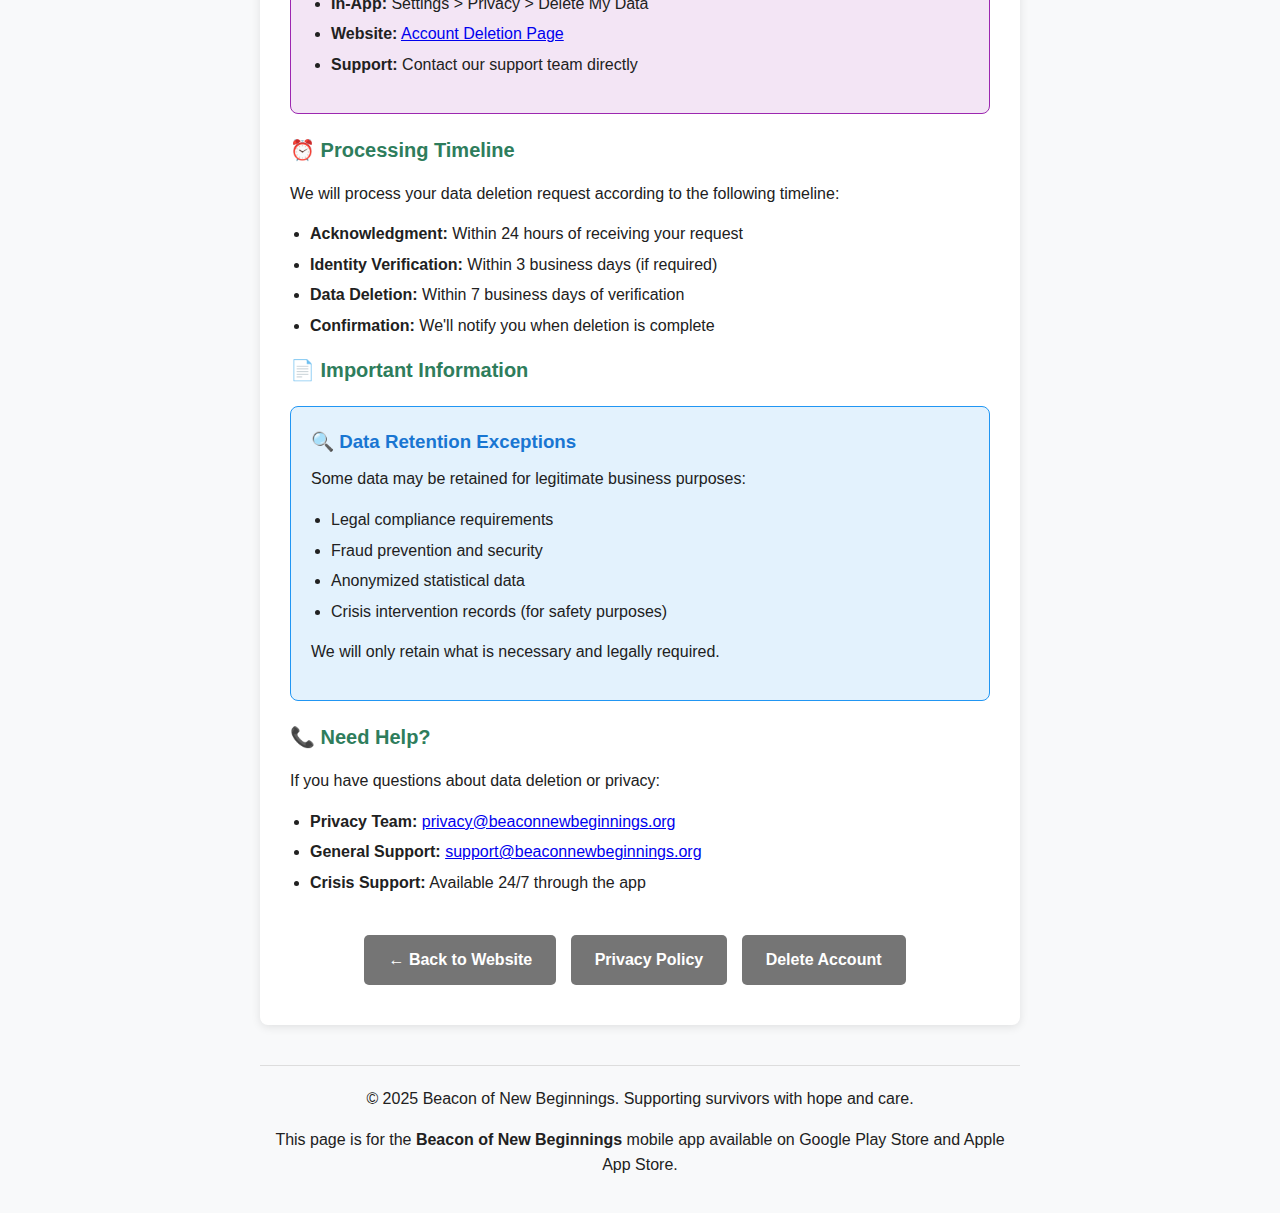
<file: privacy/delete-data.html>
<!DOCTYPE html>
<html lang="en">
<head>
    <meta charset="UTF-8">
    <meta name="viewport" content="width=device-width, initial-scale=1.0">
    <title>Data Deletion Request - Beacon of New Beginnings</title>
    <meta name="description" content="Request personal data deletion from Beacon of New Beginnings app - Privacy and data protection">
    <link rel="icon" type="image/png" href="assets/favicon.png">
    <style>
        :root {
            --primary-color: #2E7D5C;
            --primary-dark: #1B5E42;
            --emergency-color: #D32F2F;
            --success-color: #388E3C;
            --background-color: #F8F9FA;
            --surface-color: #FFFFFF;
            --text-color: #212121;
            --text-light: #757575;
        }

        * {
            margin: 0;
            padding: 0;
            box-sizing: border-box;
        }

        body {
            font-family: 'Segoe UI', Tahoma, Geneva, Verdana, sans-serif;
            background-color: var(--background-color);
            color: var(--text-color);
            line-height: 1.6;
        }

        .container {
            max-width: 800px;
            margin: 0 auto;
            padding: 20px;
        }

        header {
            background-color: var(--primary-color);
            color: white;
            padding: 20px 0;
            text-align: center;
            margin-bottom: 30px;
        }

        .logo {
            font-size: 24px;
            font-weight: bold;
            margin-bottom: 10px;
        }

        .card {
            background-color: var(--surface-color);
            border-radius: 8px;
            padding: 30px;
            box-shadow: 0 2px 10px rgba(0,0,0,0.1);
            margin-bottom: 20px;
        }

        h1 {
            color: var(--primary-color);
            margin-bottom: 20px;
            font-size: 28px;
        }

        h2 {
            color: var(--primary-color);
            margin-bottom: 15px;
            font-size: 20px;
        }

        p {
            margin-bottom: 15px;
            color: var(--text-color);
        }

        .info-box {
            background-color: #E3F2FD;
            border: 1px solid #2196F3;
            border-radius: 8px;
            padding: 20px;
            margin: 20px 0;
        }

        .info-box h3 {
            color: #1976D2;
            margin-bottom: 10px;
        }

        .contact-info {
            background-color: #E8F5E8;
            border: 1px solid var(--success-color);
            border-radius: 8px;
            padding: 20px;
            margin: 20px 0;
        }

        .contact-info h3 {
            color: var(--success-color);
            margin-bottom: 10px;
        }

        .btn {
            display: inline-block;
            background-color: var(--primary-color);
            color: white;
            padding: 12px 24px;
            text-decoration: none;
            border-radius: 5px;
            font-weight: bold;
            transition: background-color 0.3s;
            margin: 10px 10px 10px 0;
        }

        .btn:hover {
            background-color: var(--primary-dark);
        }

        .btn-secondary {
            background-color: var(--text-light);
        }

        .btn-secondary:hover {
            background-color: #555;
        }

        .data-types {
            background-color: #FFF9C4;
            border: 1px solid #FBC02D;
            border-radius: 8px;
            padding: 20px;
            margin: 20px 0;
        }

        .data-types h3 {
            color: #F57F17;
            margin-bottom: 10px;
        }

        ul {
            margin-left: 20px;
            margin-bottom: 15px;
        }

        li {
            margin-bottom: 5px;
        }

        .footer {
            text-align: center;
            margin-top: 40px;
            padding-top: 20px;
            border-top: 1px solid #ddd;
            color: var(--text-light);
        }

        .form-section {
            background-color: #F3E5F5;
            border: 1px solid #9C27B0;
            border-radius: 8px;
            padding: 20px;
            margin: 20px 0;
        }

        .form-section h3 {
            color: #7B1FA2;
            margin-bottom: 10px;
        }
    </style>
</head>
<body>
    <header>
        <div class="container">
            <div class="logo">Beacon of New Beginnings</div>
            <p>Supporting Survivors with Hope and Care</p>
        </div>
    </header>

    <div class="container">
        <div class="card">
            <h1>🗂️ Personal Data Deletion Request</h1>
            
            <p>At <strong>Beacon of New Beginnings</strong>, we respect your privacy rights and are committed to protecting your personal data. You have the right to request deletion of your personal information.</p>

            <div class="info-box">
                <h3>🛡️ Your Data Rights</h3>
                <p>Under privacy laws and our commitment to user privacy, you have the right to:</p>
                <ul>
                    <li>Know what personal data we collect and how we use it</li>
                    <li>Request access to your personal data</li>
                    <li>Request correction of inaccurate data</li>
                    <li>Request deletion of your personal data</li>
                    <li>Object to processing of your data</li>
                </ul>
            </div>

            <div class="data-types">
                <h3>📋 Types of Data We May Have</h3>
                <p>The following types of personal data may be associated with your <strong>Beacon of New Beginnings</strong> app account:</p>
                <ul>
                    <li>Account information (email, username)</li>
                    <li>Profile information (name, preferences)</li>
                    <li>Usage data (app interactions, features used)</li>
                    <li>Support communications (help requests, feedback)</li>
                    <li>Crisis support history (if you used emergency services)</li>
                    <li>Anonymous usage statistics</li>
                </ul>
            </div>

            <h2>How to Request Data Deletion</h2>
            
            <div class="contact-info">
                <h3>📧 Submit Your Request</h3>
                <p>Send your data deletion request to: <strong>privacy@beaconnewbeginnings.org</strong></p>
                <p>Please include the following information:</p>
                <ul>
                    <li>Your registered email address</li>
                    <li>Specific data you want deleted (or select "all personal data")</li>
                    <li>Reason for deletion (optional)</li>
                    <li>Preferred method of confirmation</li>
                </ul>
                <a href="mailto:privacy@beaconnewbeginnings.org?subject=Data%20Deletion%20Request%20-%20Beacon%20App&body=I%20request%20deletion%20of%20my%20personal%20data%20from%20the%20Beacon%20of%20New%20Beginnings%20app.%0A%0ARegistered%20Email%3A%20%5BYour%20email%5D%0AData%20to%20Delete%3A%20%5BAll%20personal%20data%20OR%20specify%20types%5D%0A%0APlease%20confirm%20when%20deletion%20is%20complete." class="btn">Send Data Deletion Request</a>
            </div>

            <div class="form-section">
                <h3>📋 Alternative Request Methods</h3>
                <p>You can also request data deletion through:</p>
                <ul>
                    <li><strong>In-App:</strong> Settings > Privacy > Delete My Data</li>
                    <li><strong>Website:</strong> <a href="https://beaconnewbeginnings.org/account/delete">Account Deletion Page</a></li>
                    <li><strong>Support:</strong> Contact our support team directly</li>
                </ul>
            </div>

            <h2>⏰ Processing Timeline</h2>
            <p>We will process your data deletion request according to the following timeline:</p>
            <ul>
                <li><strong>Acknowledgment:</strong> Within 24 hours of receiving your request</li>
                <li><strong>Identity Verification:</strong> Within 3 business days (if required)</li>
                <li><strong>Data Deletion:</strong> Within 7 business days of verification</li>
                <li><strong>Confirmation:</strong> We'll notify you when deletion is complete</li>
            </ul>

            <h2>📄 Important Information</h2>
            
            <div class="info-box">
                <h3>🔍 Data Retention Exceptions</h3>
                <p>Some data may be retained for legitimate business purposes:</p>
                <ul>
                    <li>Legal compliance requirements</li>
                    <li>Fraud prevention and security</li>
                    <li>Anonymized statistical data</li>
                    <li>Crisis intervention records (for safety purposes)</li>
                </ul>
                <p>We will only retain what is necessary and legally required.</p>
            </div>

            <h2>📞 Need Help?</h2>
            <p>If you have questions about data deletion or privacy:</p>
            <ul>
                <li><strong>Privacy Team:</strong> <a href="mailto:privacy@beaconnewbeginnings.org">privacy@beaconnewbeginnings.org</a></li>
                <li><strong>General Support:</strong> <a href="mailto:support@beaconnewbeginnings.org">support@beaconnewbeginnings.org</a></li>
                <li><strong>Crisis Support:</strong> Available 24/7 through the app</li>
            </ul>

            <div style="text-align: center; margin-top: 30px;">
                <a href="https://beaconnewbeginnings.org" class="btn btn-secondary">← Back to Website</a>
                <a href="https://beaconnewbeginnings.org/privacy" class="btn btn-secondary">Privacy Policy</a>
                <a href="https://beaconnewbeginnings.org/account/delete" class="btn btn-secondary">Delete Account</a>
            </div>
        </div>

        <div class="footer">
            <p>&copy; 2025 Beacon of New Beginnings. Supporting survivors with hope and care.</p>
            <p>This page is for the <strong>Beacon of New Beginnings</strong> mobile app available on Google Play Store and Apple App Store.</p>
        </div>
    </div>
</body>
</html>
</file>
